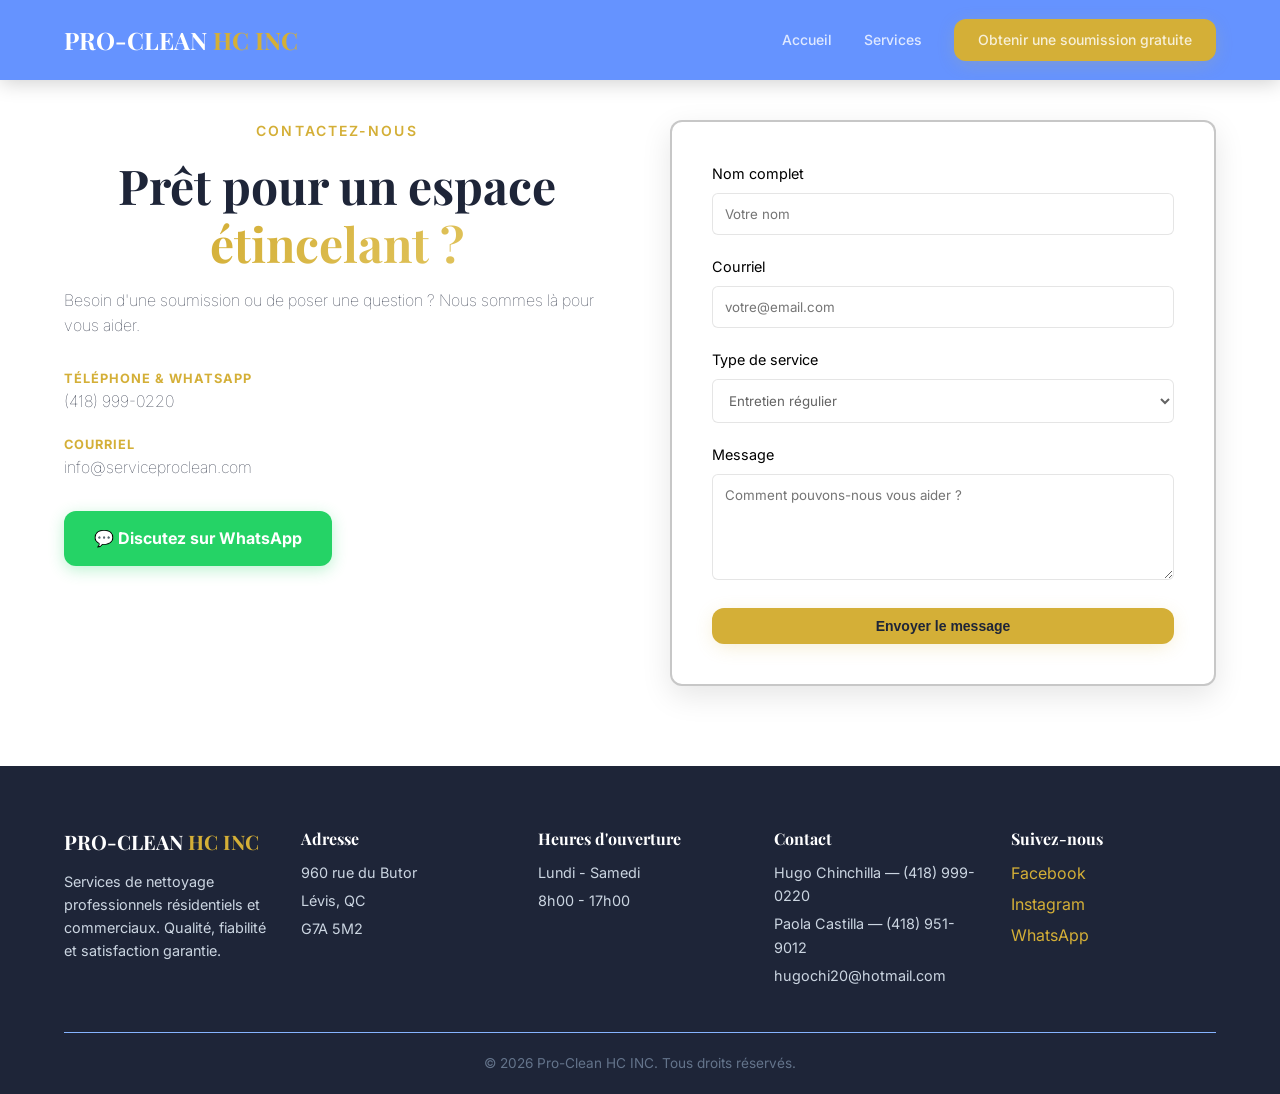
<file: contact.html>
<!DOCTYPE html>
<html lang="fr">
<head>
    <meta charset="UTF-8">
    <meta name="viewport" content="width=device-width, initial-scale=1.0">
    <title>Contact | PRO-CLEAN HC INC</title>
    <link rel="stylesheet" href="styles.css">
</head>

<body>

<nav class="navbar scrolled">
    <div class="container navbar-inner">
        <a href="index.html" class="logo">PRO-CLEAN <span>HC INC</span></a>

        <div class="nav-links">
            <a href="index.html">Accueil</a>
            <a href="index.html#services">Services</a>
            <a href="contact.html" class="btn-gold">Obtenir une soumission gratuite</a>
        </div>
    </div>
</nav>


<section class="contact-page">
    <div class="container">
        <div class="contact-grid">

            <!-- INFO -->
            <div class="contact-info">
                <span class="section-label">Contactez-nous</span>

                <h1 class="section-title2">
                    Prêt pour un espace 
                    <span class="gold-text">étincelant ?</span>
                </h1>

                <p class="section1">
                    Besoin d'une soumission ou de poser une question ?
                    Nous sommes là pour vous aider.
                </p>

                <div class="info-items">
                    <div class="info-item">
                        <strong>Téléphone & WhatsApp</strong>
                        <p class="section1">(418) 999-0220</p>
                    </div>

                    <div class="info-item">
                        <strong>Courriel</strong>
                        <p class="section1">info@serviceproclean.com</p>
                    </div>
                </div>

                <a href="https://wa.me/14189990220?text=Bonjour,%20je%20souhaite%20obtenir%20une%20soumission%20pour%20un%20nettoyage."
                   class="btn-whatsapp"
                   target="_blank">
                   💬 Discutez sur WhatsApp
                </a>
            </div>
            <!-- FORM -->
            <div class="contact-form-container">
                <form action="https://formspree.io/f/TU_ID_AQUI" method="POST" class="contact-form">

                    <div class="form-group">
                        <label>Nom complet</label>
                        <input type="text" name="name" placeholder="Votre nom" required>
                    </div>

                    <div class="form-group">
                        <label>Courriel</label>
                        <input type="email" name="email" placeholder="votre@email.com" required>
                    </div>

                    <div class="form-group">
                        <label>Type de service</label>
                        <select name="service">
                            <option value="regulier">Entretien régulier</option>
                            <option value="grand-menage">Grand ménage</option>
                            <option value="vitres">Nettoyage de vitres</option>
                            <option value="autre">Autre</option>
                        </select>
                    </div>

                    <div class="form-group">
                        <label>Message</label>
                        <textarea name="message" rows="5" placeholder="Comment pouvons-nous vous aider ?" required></textarea>
                    </div>

                    <button type="submit" class="btn-gold btn-full">
                        Envoyer le message
                    </button>

                </form>
            </div>

        </div>
    </div>
</section>


    <!-- FOOTER -->
<footer class="footer">
  <div class="container">
    <div class="footer-grid">
      <div class="footer-col">
        <div class="footer-logo">PRO-CLEAN <span>HC INC</span></div>
        <p class="footer-description">Services de nettoyage professionnels résidentiels et commerciaux. Qualité, fiabilité et satisfaction garantie.</p>
      </div>
      <div class="footer-col">
        <h4>Adresse</h4>
        <p>960 rue du Butor</p>
        <p>Lévis, QC</p>
        <p>G7A 5M2</p>
      </div>
      <div class="footer-col">
        <h4>Heures d'ouverture</h4>
        <p>Lundi - Samedi</p>
        <p>8h00 - 17h00</p>
      </div>
      <div class="footer-col">
        <h4>Contact</h4>
        <p>Hugo Chinchilla — (418) 999-0220</p>
        <p>Paola Castilla — (418) 951-9012</p>
        <p>hugochi20@hotmail.com</p>
      </div>
      <div class="footer-col">
        <h4>Suivez-nous</h4>
        <div class="social-links">
          <a href="https://www.facebook.com/share/1B8e7nKV3z/?mibextid=wwXIfr">Facebook</a>
          <a href="https://www.instagram.com/procleanhcinc/?hl=es">Instagram</a>
          <a href="https://api.whatsapp.com/send/?phone=14189990220&text=Bonjour%2C+je+souhaite+obtenir+une+soumission+pour+un+nettoyage.&type=phone_number&app_absent=0">WhatsApp</a>
        </div>
      </div>
    </div>
    <div class="footer-bottom">
      <p>&copy; 2026 Pro-Clean HC INC. Tous droits réservés.</p>
    </div>
  </div>
</footer>




    
</body>
</html>
</file>
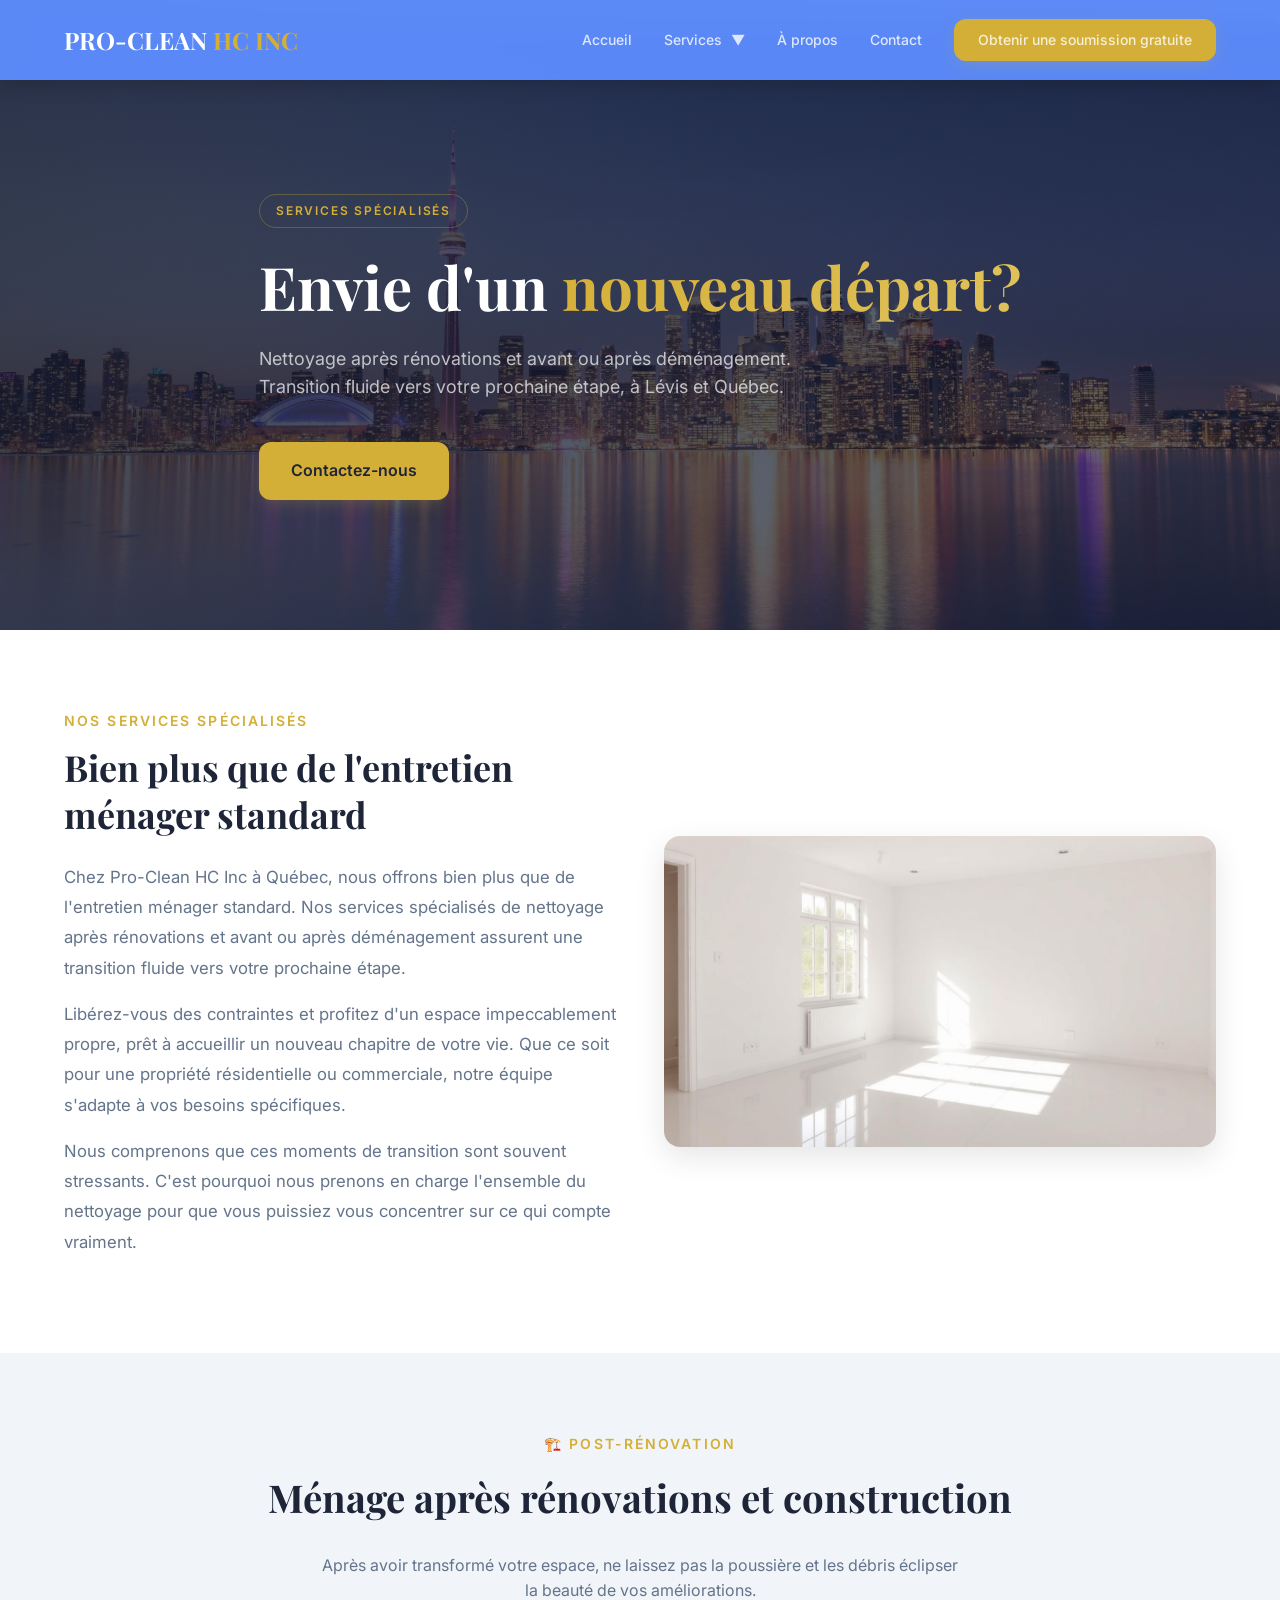
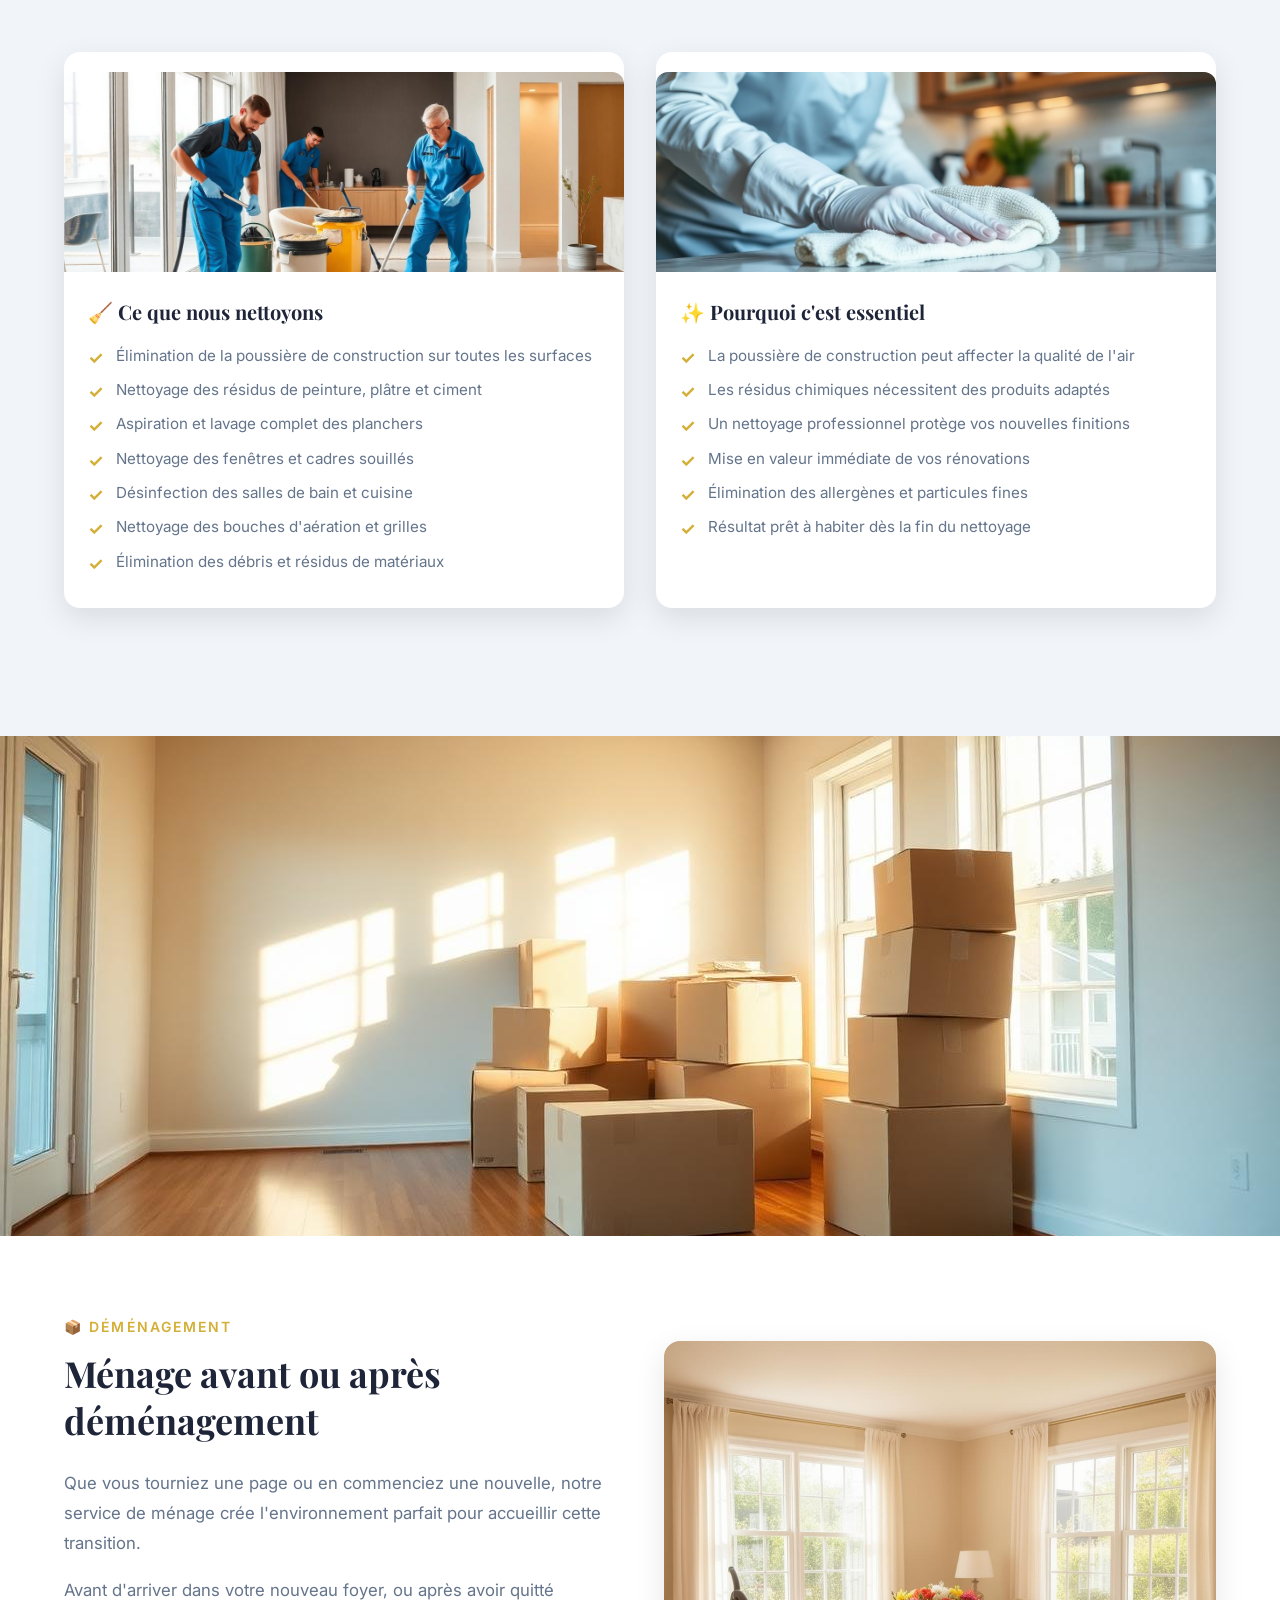
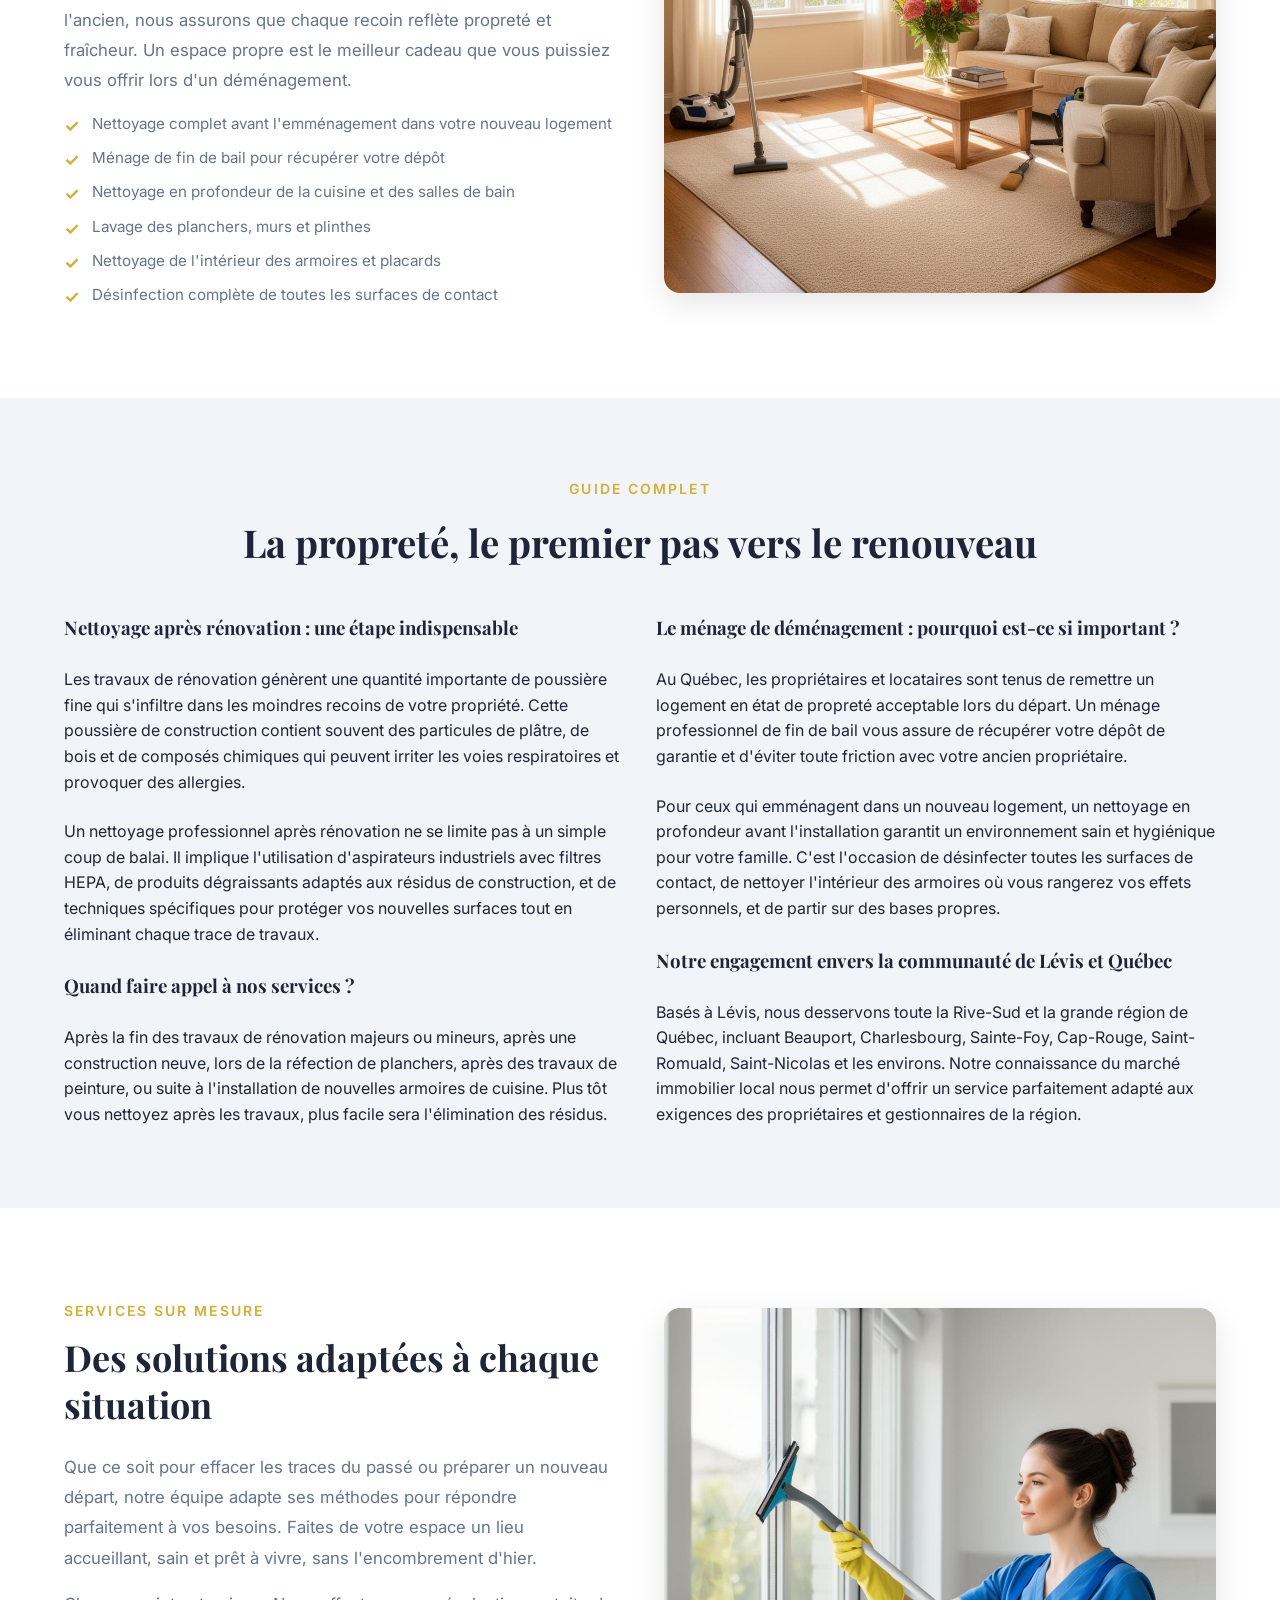
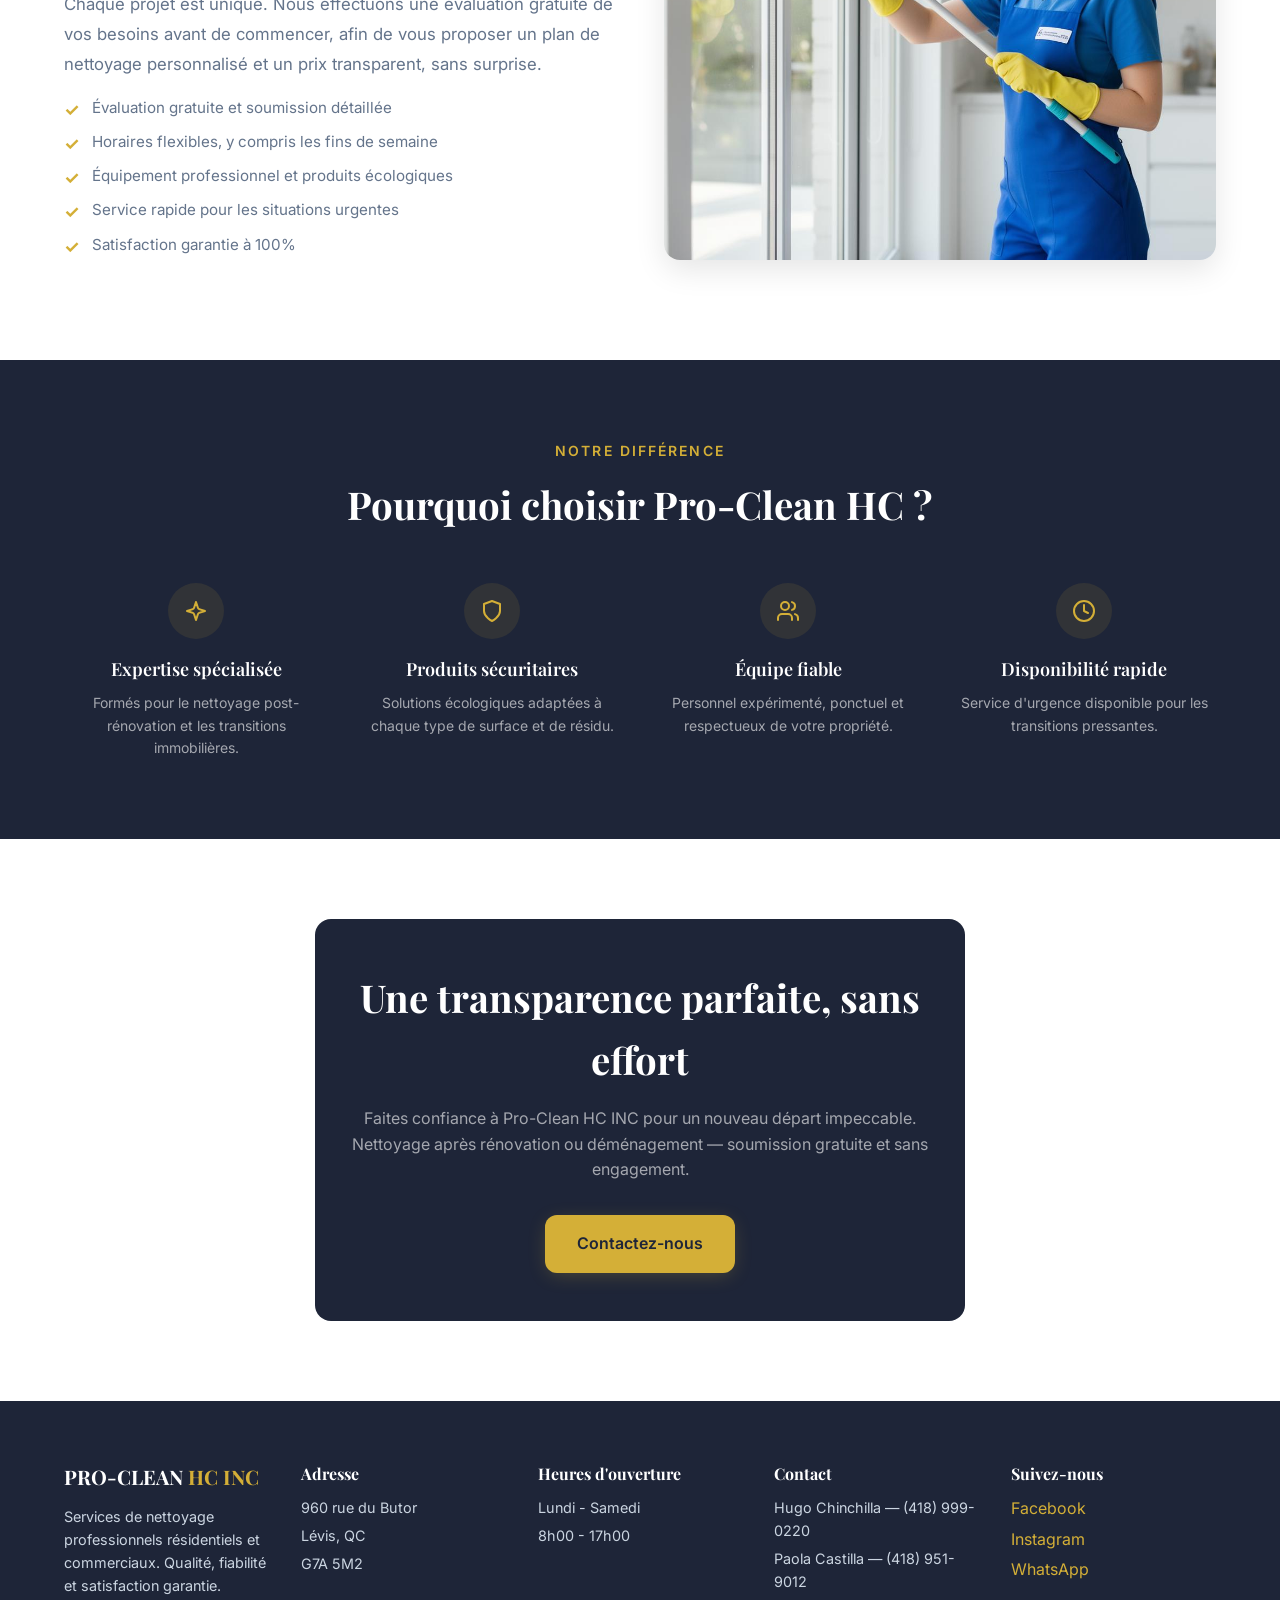
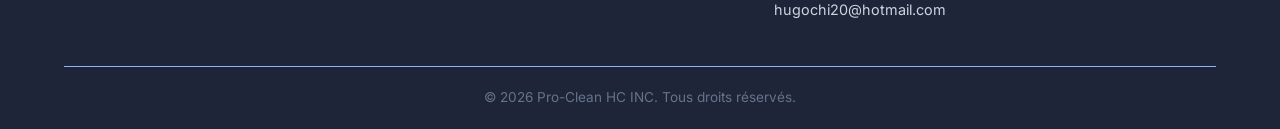
<file: custom-services.html>
<!DOCTYPE html>
<html lang="fr">
<head>
  <meta charset="UTF-8">
  <meta name="viewport" content="width=device-width, initial-scale=1.0">
  <title>Nettoyage après rénovation et déménagement à Lévis | Pro-Clean HC INC</title>
  <meta name="description" content="Services spécialisés de nettoyage après rénovation, construction et déménagement à Lévis et Québec. Ménage professionnel avant et après déménagement par Pro-Clean HC INC.">
  <meta name="keywords" content="nettoyage après rénovation Lévis, ménage déménagement Québec, nettoyage post-construction, ménage avant déménagement, nettoyage après construction Lévis, Pro-Clean HC">
  <link rel="canonical" href="https://proclean-hc.ca/autres-services.html">
  <link rel="stylesheet" href="styles.css">
  <link href="https://fonts.googleapis.com/css2?family=Playfair+Display:wght@400;500;600;700&family=Inter:wght@300;400;500;600;700&display=swap" rel="stylesheet">

  <script type="application/ld+json">
  {
    "@context": "https://schema.org",
    "@type": "Service",
    "serviceType": "Nettoyage après rénovation et déménagement",
    "provider": {
      "@type": "LocalBusiness",
      "name": "Pro-Clean HC INC",
      "address": { "@type": "PostalAddress", "streetAddress": "960 rue du Butor", "addressLocality": "Lévis", "addressRegion": "QC", "postalCode": "G7A 5M2" },
      "telephone": "(418) 999-0220"
    },
    "areaServed": ["Lévis", "Québec", "Beauport", "Charlesbourg", "Sainte-Foy"]
  }
  </script>
</head>
<body>
<!-- NAVBAR -->
<nav class="navbar scrolled" id="navbar">
  <div class="container navbar-inner">
    <a href="index.html" class="logo">PRO-CLEAN <span>HC INC</span></a>
    <div class="nav-links">
      <a href="index.html">Accueil</a>

      <div class="dropdown">
        <a href="#services" class="dropdown-toggle">Services <span class="arrow">▼</span></a>
        <div class="dropdown-menu">
          <a href="regular-cleaning.html">Entretien ménager régulier</a>
          <a href="deep-cleaning.html">Grand ménage</a>
          <a href="window-cleaning.html">Nettoyage de vitres</a>
          <a href="custom-services.html">Autres services</a>
        </div>
      </div>
      <a href="index.html#about">À propos</a>
      <a href="contact.html">Contact</a>
      <a href="contact.html" class="btn-gold">Obtenir une soumission gratuite</a>
    </div>
    <button class="mobile-toggle" id="mobileToggle" aria-label="Menu">&#9776;</button>
  </div>
  <div class="mobile-menu" id="mobileMenu">
    <a href="index.html">Accueil</a>
    <div class="mobile-dropdown">
      <div class="mobile-dropdown-label">Nos Services :</div>
      <a href="regular-cleaning.html">Entretien régulier</a>
      <a href="deep-cleaning.html">Grand ménage</a>
      <a href="window-cleaning.html">Nettoyage de vitres</a>
      <a href="custom-services.html">Autres services</a>
    </div>
    <a href="index.html#about">À propos</a>
    <a href="contact.html">Contact</a>
    <a href="contact.html" class="btn-gold">Obtenir une soumission gratuite</a>
  </div>
</nav>
<!-- HERO -->
<section class="service-page-hero">
  <div class="service-page-hero-bg">
    <img src="img/monumentos-de-canada.jpg" alt="Services spécialisés de nettoyage après rénovation et déménagement par Pro-Clean HC INC">
  </div>
  <div class="service-page-hero-overlay"></div>
  <div class="container service-page-hero-content">
    <span class="hero-badge fade-up">Services Spécialisés</span>
    <h1 class="fade-up">Envie d'un <span class="gold-text">nouveau départ?</span></h1>
    <p class="fade-up">Nettoyage après rénovations et avant ou après déménagement. Transition fluide vers votre prochaine étape, à Lévis et Québec.</p>
    <a href="contact.html" class="btn-gold btn-gold-lg fade-up">Contactez-nous</a>
  </div>
</section>

<!-- INTRO -->
<section class="sp-section">
  <div class="container">
    <div class="sp-intro-grid">
      <div class="sp-intro-text fade-up">
        <span class="section-label">Nos services spécialisés</span>
        <h2 class="sp-title">Bien plus que de l'entretien ménager standard</h2>
        <p>Chez Pro-Clean HC Inc à Québec, nous offrons bien plus que de l'entretien ménager standard. Nos services spécialisés de nettoyage après rénovations et avant ou après déménagement assurent une transition fluide vers votre prochaine étape.</p>
        <p>Libérez-vous des contraintes et profitez d'un espace impeccablement propre, prêt à accueillir un nouveau chapitre de votre vie. Que ce soit pour une propriété résidentielle ou commerciale, notre équipe s'adapte à vos besoins spécifiques.</p>
        <p>Nous comprenons que ces moments de transition sont souvent stressants. C'est pourquoi nous prenons en charge l'ensemble du nettoyage pour que vous puissiez vous concentrer sur ce qui compte vraiment.</p>
      </div>
      <div class="sp-intro-image fade-up">
        <img src="img/clean-result.jpg" alt="Espace impeccablement propre après nettoyage professionnel" loading="lazy">
      </div>
    </div>
  </div>
</section>

<!-- MÉNAGE APRÈS RÉNOVATIONS -->
<section class="sp-section sp-section-gray">
  <div class="container">
    <div class="fade-up" style="text-align:center; margin-bottom:3rem;">
      <span class="section-label">🏗️ Post-rénovation</span>
      <h2 class="section-title2">Ménage après rénovations et construction</h2>
      <p style="max-width:650px; margin:1rem auto 0; color:var(--gray-500);">Après avoir transformé votre espace, ne laissez pas la poussière et les débris éclipser la beauté de vos améliorations.</p>
    </div>

    <div class="sp-cards-grid">
      <div class="sp-detail-card fade-up">
        <div class="sp-detail-card-img">
          <img src="img/renovation-cleaning.jpg" alt="Équipe de nettoyage professionnel après rénovation" loading="lazy">
        </div>
        <div class="sp-detail-card-body">
          <h3>🧹 Ce que nous nettoyons</h3>
          <ul class="check-list">
            <li>Élimination de la poussière de construction sur toutes les surfaces</li>
            <li>Nettoyage des résidus de peinture, plâtre et ciment</li>
            <li>Aspiration et lavage complet des planchers</li>
            <li>Nettoyage des fenêtres et cadres souillés</li>
            <li>Désinfection des salles de bain et cuisine</li>
            <li>Nettoyage des bouches d'aération et grilles</li>
            <li>Élimination des débris et résidus de matériaux</li>
          </ul>
        </div>
      </div>

      <div class="sp-detail-card fade-up">
        <div class="sp-detail-card-img">
          <img src="img/detail-cleaning.jpg" alt="Nettoyage minutieux des surfaces après construction" loading="lazy">
        </div>
        <div class="sp-detail-card-body">
          <h3>✨ Pourquoi c'est essentiel</h3>
          <ul class="check-list">
            <li>La poussière de construction peut affecter la qualité de l'air</li>
            <li>Les résidus chimiques nécessitent des produits adaptés</li>
            <li>Un nettoyage professionnel protège vos nouvelles finitions</li>
            <li>Mise en valeur immédiate de vos rénovations</li>
            <li>Élimination des allergènes et particules fines</li>
            <li>Résultat prêt à habiter dès la fin du nettoyage</li>
          </ul>
        </div>
      </div>
    </div>
  </div>
</section>

<!-- BANNIÈRE IMAGE -->
<section class="sp-banner">
  <img src="img/moving-cleaning.jpg" alt="Appartement propre et prêt pour un déménagement" loading="lazy" class="fade-img">
</section>

<!-- MÉNAGE DÉMÉNAGEMENT -->
<section class="sp-section">
  <div class="container">
    <div class="sp-intro-grid sp-intro-reverse">
      <div class="sp-intro-image fade-up">
        <img src="img/living-room-clean.jpg" alt="Salon impeccablement propre pour accueillir de nouveaux résidents" loading="lazy">
      </div>
      <div class="sp-intro-text fade-up">
        <span class="section-label">📦 Déménagement</span>
        <h2 class="sp-title">Ménage avant ou après déménagement</h2>
        <p>Que vous tourniez une page ou en commenciez une nouvelle, notre service de ménage crée l'environnement parfait pour accueillir cette transition.</p>
        <p>Avant d'arriver dans votre nouveau foyer, ou après avoir quitté l'ancien, nous assurons que chaque recoin reflète propreté et fraîcheur. Un espace propre est le meilleur cadeau que vous puissiez vous offrir lors d'un déménagement.</p>
        <ul class="check-list">
          <li>Nettoyage complet avant l'emménagement dans votre nouveau logement</li>
          <li>Ménage de fin de bail pour récupérer votre dépôt</li>
          <li>Nettoyage en profondeur de la cuisine et des salles de bain</li>
          <li>Lavage des planchers, murs et plinthes</li>
          <li>Nettoyage de l'intérieur des armoires et placards</li>
          <li>Désinfection complète de toutes les surfaces de contact</li>
        </ul>
      </div>
    </div>
  </div>
</section>

<!-- SECTION SEO : CONTENU ADDITIONNEL -->
<section class="sp-section sp-section-gray">
  <div class="container">
    <div class="fade-up" style="text-align:center; margin-bottom:2.5rem;">
      <span class="section-label">Guide complet</span>
      <h2 class="section-title2">La propreté, le premier pas vers le renouveau</h2>
    </div>
    <div class="sp-seo-content fade-up">
      <div class="sp-seo-col">
        <h3>Nettoyage après rénovation : une étape indispensable</h3>
        <p>Les travaux de rénovation génèrent une quantité importante de poussière fine qui s'infiltre dans les moindres recoins de votre propriété. Cette poussière de construction contient souvent des particules de plâtre, de bois et de composés chimiques qui peuvent irriter les voies respiratoires et provoquer des allergies.</p>
        <p>Un nettoyage professionnel après rénovation ne se limite pas à un simple coup de balai. Il implique l'utilisation d'aspirateurs industriels avec filtres HEPA, de produits dégraissants adaptés aux résidus de construction, et de techniques spécifiques pour protéger vos nouvelles surfaces tout en éliminant chaque trace de travaux.</p>
        <h3>Quand faire appel à nos services ?</h3>
        <p>Après la fin des travaux de rénovation majeurs ou mineurs, après une construction neuve, lors de la réfection de planchers, après des travaux de peinture, ou suite à l'installation de nouvelles armoires de cuisine. Plus tôt vous nettoyez après les travaux, plus facile sera l'élimination des résidus.</p>
      </div>
      <div class="sp-seo-col">
        <h3>Le ménage de déménagement : pourquoi est-ce si important ?</h3>
        <p>Au Québec, les propriétaires et locataires sont tenus de remettre un logement en état de propreté acceptable lors du départ. Un ménage professionnel de fin de bail vous assure de récupérer votre dépôt de garantie et d'éviter toute friction avec votre ancien propriétaire.</p>
        <p>Pour ceux qui emménagent dans un nouveau logement, un nettoyage en profondeur avant l'installation garantit un environnement sain et hygiénique pour votre famille. C'est l'occasion de désinfecter toutes les surfaces de contact, de nettoyer l'intérieur des armoires où vous rangerez vos effets personnels, et de partir sur des bases propres.</p>
        <h3>Notre engagement envers la communauté de Lévis et Québec</h3>
        <p>Basés à Lévis, nous desservons toute la Rive-Sud et la grande région de Québec, incluant Beauport, Charlesbourg, Sainte-Foy, Cap-Rouge, Saint-Romuald, Saint-Nicolas et les environs. Notre connaissance du marché immobilier local nous permet d'offrir un service parfaitement adapté aux exigences des propriétaires et gestionnaires de la région.</p>
      </div>
    </div>
  </div>
</section>

<!-- SERVICES ADDITIONNELS -->
<section class="sp-section">
  <div class="container">
    <div class="sp-intro-grid">
      <div class="sp-intro-text fade-up">
        <span class="section-label">Services sur mesure</span>
        <h2 class="sp-title">Des solutions adaptées à chaque situation</h2>
        <p>Que ce soit pour effacer les traces du passé ou préparer un nouveau départ, notre équipe adapte ses méthodes pour répondre parfaitement à vos besoins. Faites de votre espace un lieu accueillant, sain et prêt à vivre, sans l'encombrement d'hier.</p>
        <p>Chaque projet est unique. Nous effectuons une évaluation gratuite de vos besoins avant de commencer, afin de vous proposer un plan de nettoyage personnalisé et un prix transparent, sans surprise.</p>
        <ul class="check-list">
          <li>Évaluation gratuite et soumission détaillée</li>
          <li>Horaires flexibles, y compris les fins de semaine</li>
          <li>Équipement professionnel et produits écologiques</li>
          <li>Service rapide pour les situations urgentes</li>
          <li>Satisfaction garantie à 100%</li>
        </ul>
      </div>
      <div class="sp-intro-image fade-up">
        <img src="img/person-cleaning.jpg" alt="Professionnelle de nettoyage Pro-Clean HC en action" loading="lazy">
      </div>
    </div>
  </div>
</section>

<!-- POURQUOI NOUS CHOISIR -->
<section class="why-us">
  <div class="container">
    <span class="section-label">Notre différence</span>
    <h2 class="section-title">Pourquoi choisir Pro-Clean HC ?</h2>
    <div class="why-grid">
      <div class="why-item fade-up">
        <div class="why-icon">
          <svg xmlns="http://www.w3.org/2000/svg" viewBox="0 0 24 24" stroke-width="2" stroke-linecap="round" stroke-linejoin="round"><path d="m12 3-1.9 5.8a2 2 0 0 1-1.3 1.3L3 12l5.8 1.9a2 2 0 0 1 1.3 1.3L12 21l1.9-5.8a2 2 0 0 1 1.3-1.3L21 12l-5.8-1.9a2 2 0 0 1-1.3-1.3Z"/></svg>
        </div>
        <h3>Expertise spécialisée</h3>
        <p>Formés pour le nettoyage post-rénovation et les transitions immobilières.</p>
      </div>
      <div class="why-item fade-up">
        <div class="why-icon">
          <svg xmlns="http://www.w3.org/2000/svg" viewBox="0 0 24 24" stroke-width="2" stroke-linecap="round" stroke-linejoin="round"><path d="M12 22s8-4 8-10V5l-8-3-8 3v7c0 6 8 10 8 10z"/></svg>
        </div>
        <h3>Produits sécuritaires</h3>
        <p>Solutions écologiques adaptées à chaque type de surface et de résidu.</p>
      </div>
      <div class="why-item fade-up">
        <div class="why-icon">
          <svg xmlns="http://www.w3.org/2000/svg" viewBox="0 0 24 24" stroke-width="2" stroke-linecap="round" stroke-linejoin="round"><path d="M16 21v-2a4 4 0 0 0-4-4H6a4 4 0 0 0-4 4v2"/><circle cx="9" cy="7" r="4"/><path d="M22 21v-2a4 4 0 0 0-3-3.87"/><path d="M16 3.13a4 4 0 0 1 0 7.75"/></svg>
        </div>
        <h3>Équipe fiable</h3>
        <p>Personnel expérimenté, ponctuel et respectueux de votre propriété.</p>
      </div>
      <div class="why-item fade-up">
        <div class="why-icon">
          <svg xmlns="http://www.w3.org/2000/svg" viewBox="0 0 24 24" stroke-width="2" stroke-linecap="round" stroke-linejoin="round"><circle cx="12" cy="12" r="10"/><polyline points="12 6 12 12 16 14"/></svg>
        </div>
        <h3>Disponibilité rapide</h3>
        <p>Service d'urgence disponible pour les transitions pressantes.</p>
      </div>
    </div>
  </div>
</section>

<!-- CTA FINAL -->
<section class="cta-section">
  <div class="container">
    <div class="cta-box fade-up">
      <h2>Une transparence parfaite, sans effort</h2>
      <p>Faites confiance à Pro-Clean HC INC pour un nouveau départ impeccable. Nettoyage après rénovation ou déménagement — soumission gratuite et sans engagement.</p>
      <a href="contact.html" class="btn-gold btn-gold-lg">Contactez-nous</a>
    </div>
  </div>
</section>

<!-- FOOTER -->
<footer class="footer">
  <div class="container">
    <div class="footer-grid">
      <div class="footer-col">
        <div class="footer-logo">PRO-CLEAN <span>HC INC</span></div>
        <p class="footer-description">Services de nettoyage professionnels résidentiels et commerciaux. Qualité, fiabilité et satisfaction garantie.</p>
      </div>
      <div class="footer-col">
        <h4>Adresse</h4>
        <p>960 rue du Butor</p>
        <p>Lévis, QC</p>
        <p>G7A 5M2</p>
      </div>
      <div class="footer-col">
        <h4>Heures d'ouverture</h4>
        <p>Lundi - Samedi</p>
        <p>8h00 - 17h00</p>
      </div>
      <div class="footer-col">
        <h4>Contact</h4>
        <p>Hugo Chinchilla — (418) 999-0220</p>
        <p>Paola Castilla — (418) 951-9012</p>
        <p>hugochi20@hotmail.com</p>
      </div>
      <div class="footer-col">
        <h4>Suivez-nous</h4>
        <div class="social-links">
          <a href="https://www.facebook.com/share/1B8e7nKV3z/?mibextid=wwXIfr">Facebook</a>
          <a href="https://www.instagram.com/procleanhcinc/?hl=es">Instagram</a>
          <a href="https://api.whatsapp.com/send/?phone=14189990220&text=Bonjour%2C+je+souhaite+obtenir+une+soumission+pour+un+nettoyage.&type=phone_number&app_absent=0">WhatsApp</a>
        </div>
      </div>
    </div>
    <div class="footer-bottom">
      <p>&copy; 2026 Pro-Clean HC INC. Tous droits réservés.</p>
    </div>
  </div>
</footer>


<script>
  const toggle = document.getElementById('mobileToggle');
  const menu = document.getElementById('mobileMenu');
  toggle.addEventListener('click', () => {
    menu.classList.toggle('open');
    toggle.classList.toggle('active');
  });

  const obs = new IntersectionObserver((entries) => {
    entries.forEach(e => { if (e.isIntersecting) e.target.classList.add('visible'); });
  }, { threshold: 0.15 });
  document.querySelectorAll('.fade-up, .fade-img').forEach(el => obs.observe(el));
</script>

</body>
</html>
</file>
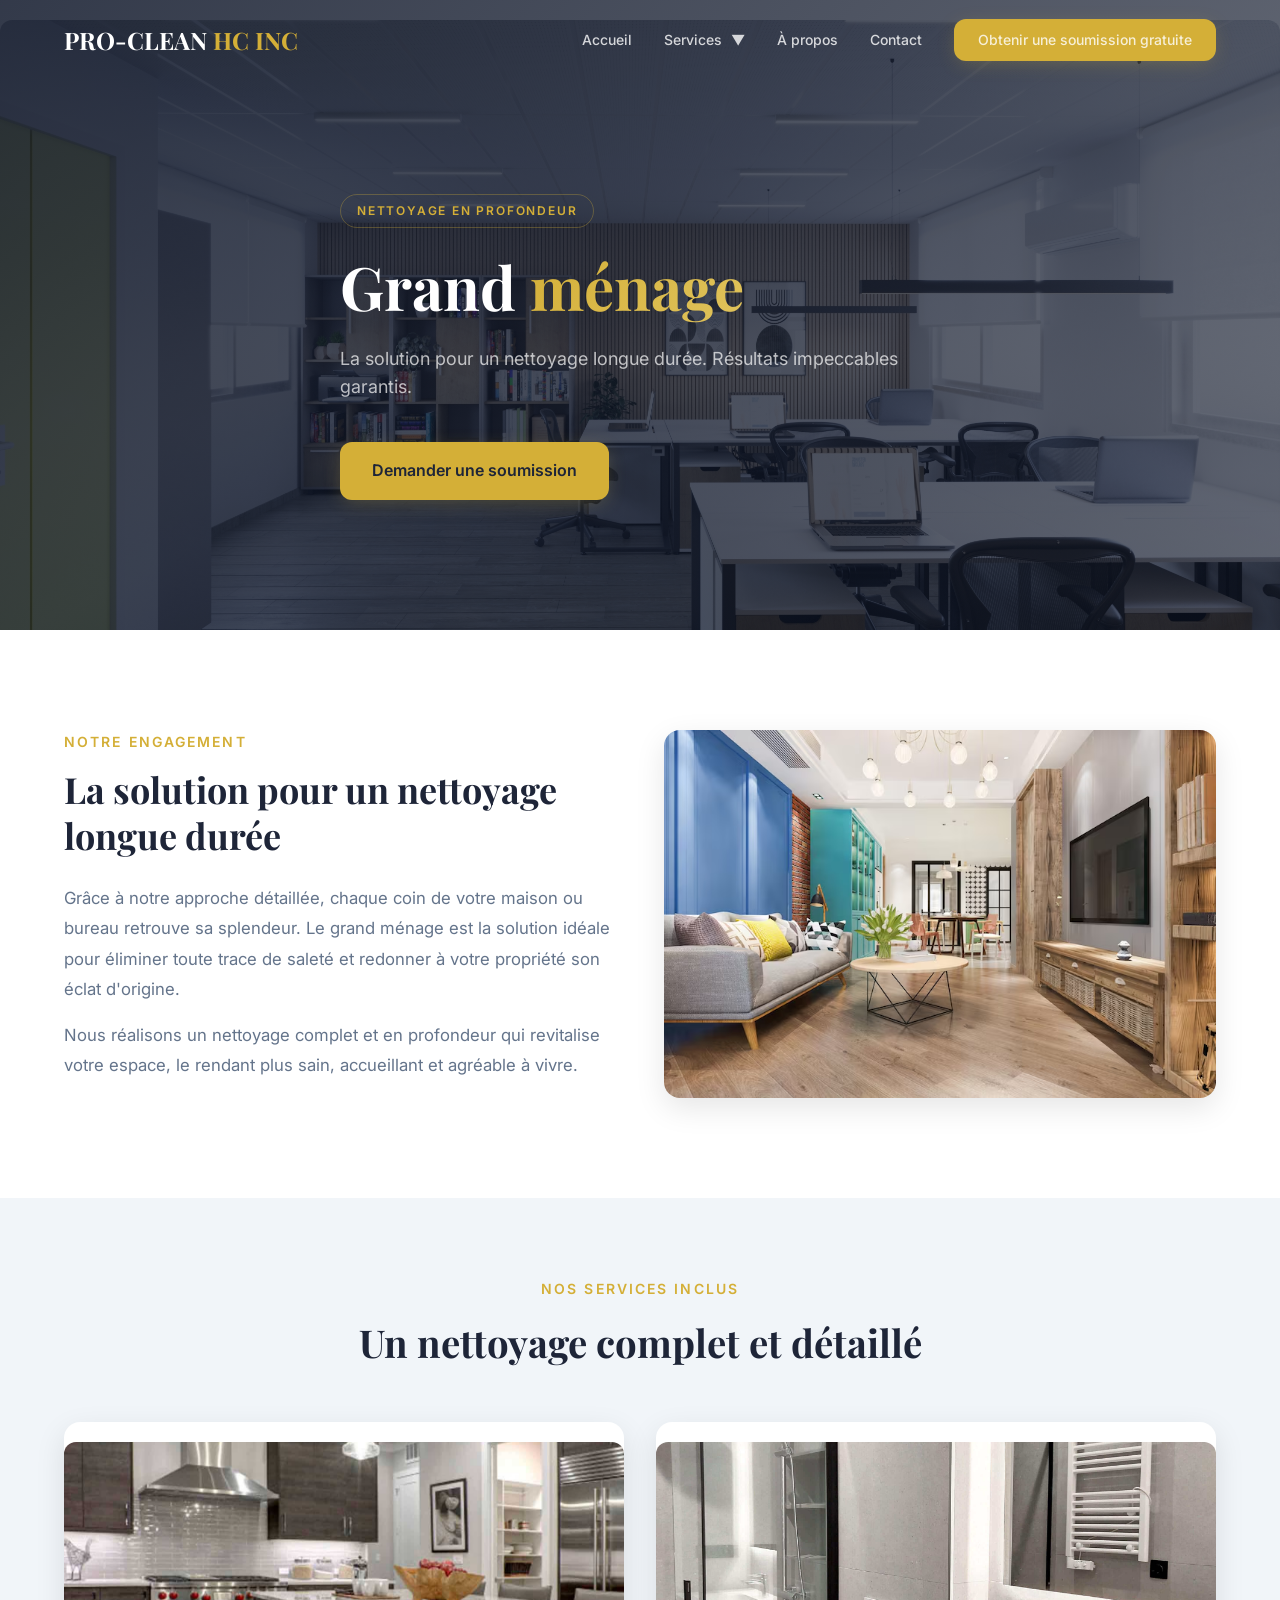
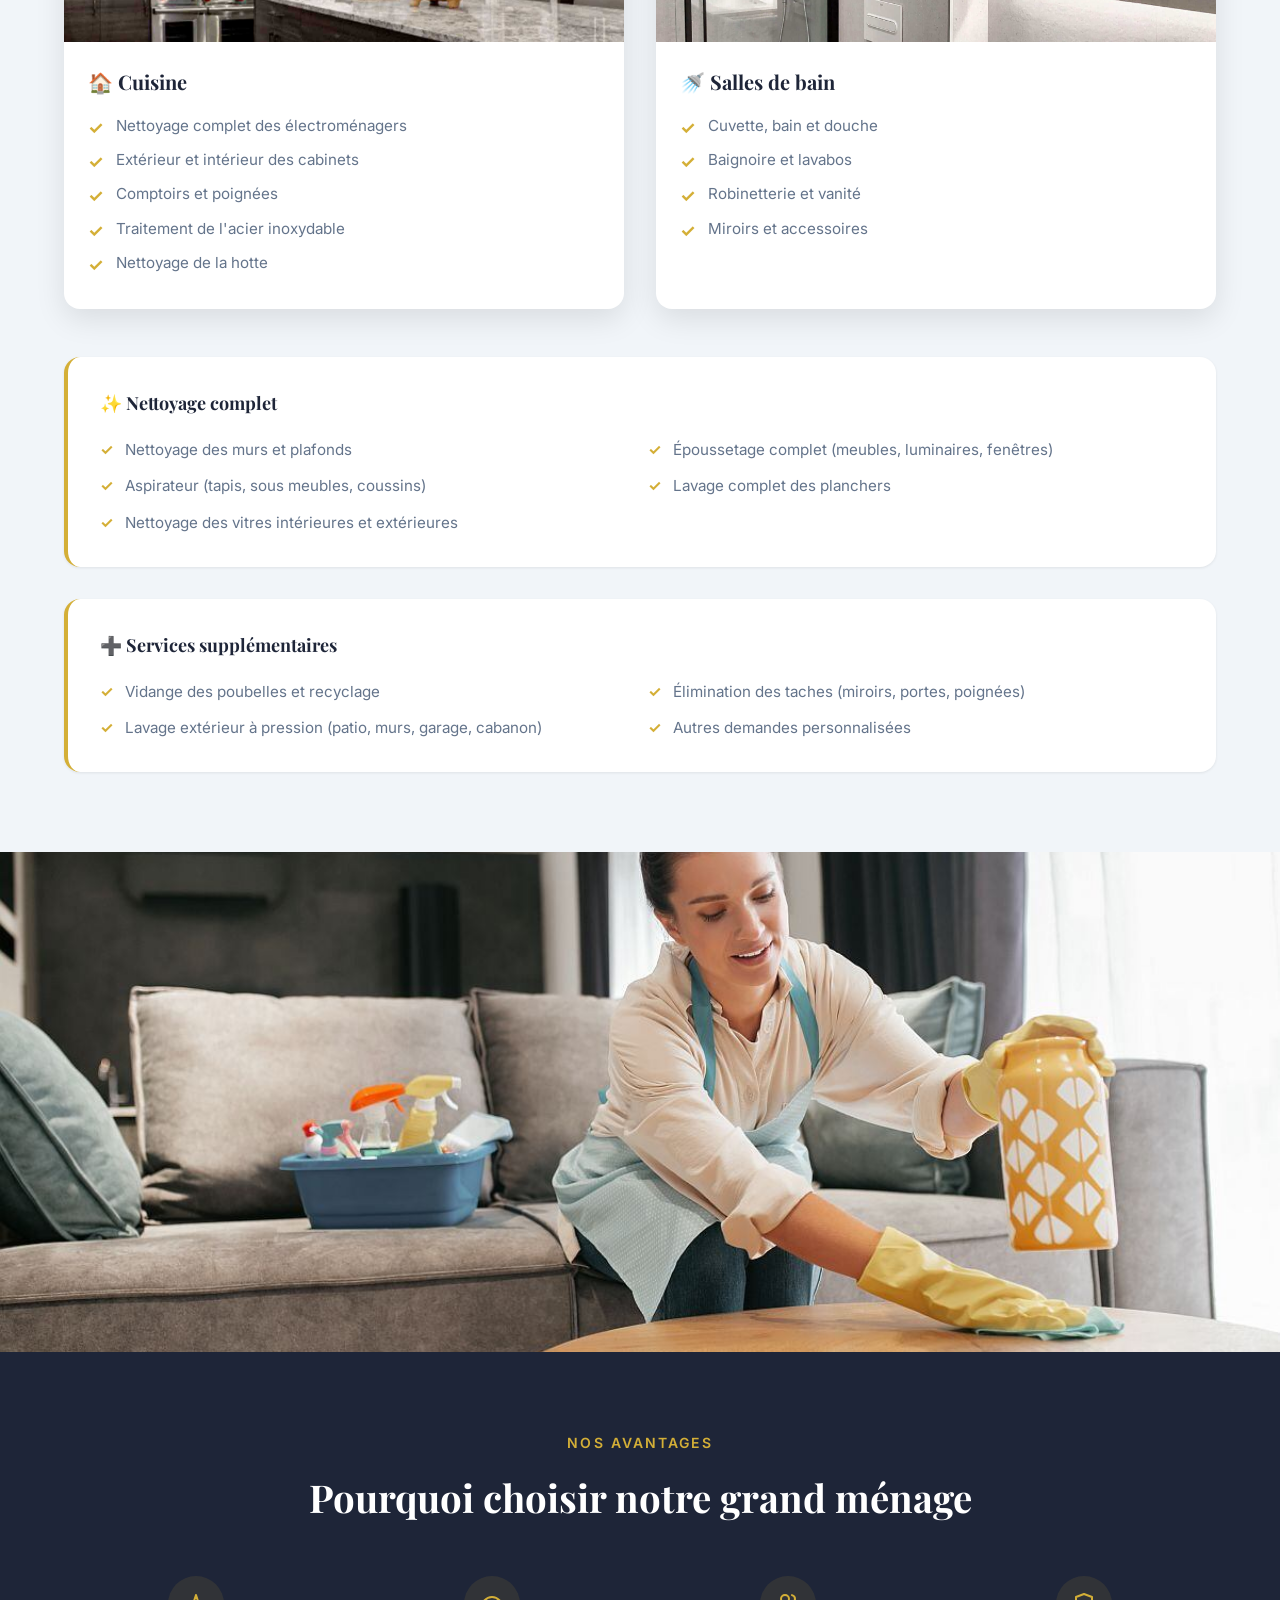
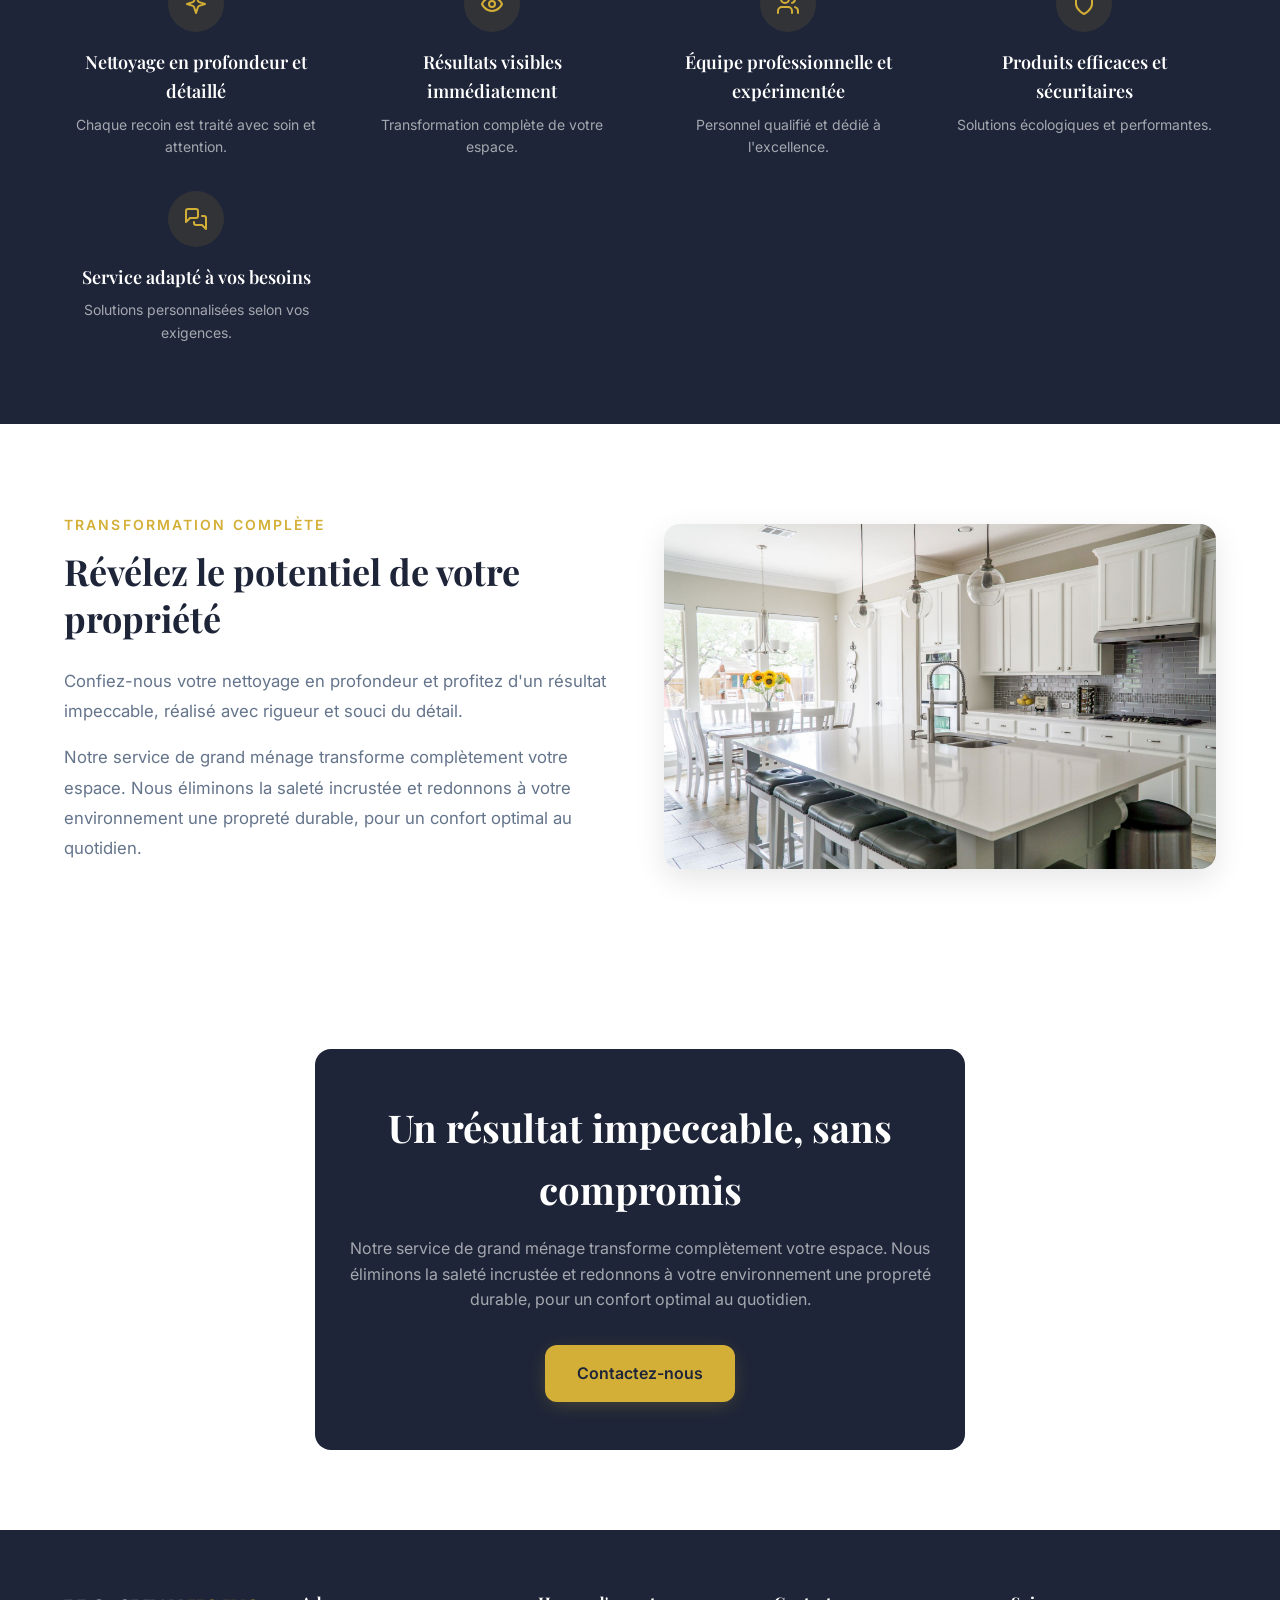
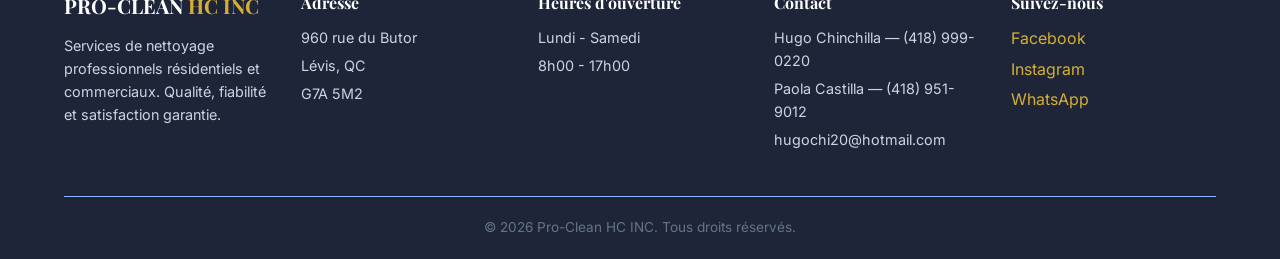
<file: deep-cleaning.html>
<!DOCTYPE html>
<html lang="fr">
<head>
  <meta charset="UTF-8">
  <meta name="viewport" content="width=device-width, initial-scale=1.0">
  <title>Grand ménage - Nettoyage en profondeur | Pro-Clean HC INC</title>
  <meta name="description" content="Service de grand ménage et nettoyage en profondeur à Lévis. Solution professionnelle pour un nettoyage complet et détaillé par Pro-Clean HC INC.">
  <link rel="stylesheet" href="styles.css">
  <link href="https://fonts.googleapis.com/css2?family=Playfair+Display:wght@400;500;600;700&family=Inter:wght@300;400;500;600;700&display=swap" rel="stylesheet">
</head>
<body>

<!-- NAVBAR -->
<nav class="navbar scrolled" id="navbar">
  <div class="container navbar-inner">
    <a href="index.html" class="logo">PRO-CLEAN <span>HC INC</span></a>
    <div class="nav-links">
      <a href="index.html">Accueil</a>

      
      <div class="dropdown">
        <a href="#services" class="dropdown-toggle">Services <span class="arrow">▼</span></a>
        <div class="dropdown-menu">
          <a href="regular-cleaning.html">Entretien ménager régulier</a>
          <a href="deep-cleaning.html">Grand ménage</a>
          <a href="window-cleaning.html">Nettoyage de vitres</a>
          <a href="custom-services.html">Autres services</a>
        </div>
      </div>
        
      <a href="index.html#about">À propos</a>
      <a href="contact.html">Contact</a>
      <a href="contact.html" class="btn-gold">Obtenir une soumission gratuite</a>
    </div>
    <button class="mobile-toggle" id="mobileToggle" aria-label="Menu">&#9776;</button>
  </div>
  <div class="mobile-menu" id="mobileMenu">
    <a href="index.html">Accueil</a>
    <div class="mobile-dropdown">
      <div class="mobile-dropdown-label">Nos Services :</div>
      <a href="regular-cleaning.html">Entretien régulier</a>
      <a href="deep-cleaning.html">Grand ménage</a>
      <a href="window-cleaning.html">Nettoyage de vitres</a>
      <a href="custom-services.html">Autres services</a>
    </div>
    <a href="index.html#about">À propos</a>
    <a href="contact.html">Contact</a>
    <a href="contact.html" class="btn-gold">Obtenir une soumission gratuite</a>
  </div>
</nav>

<!-- HERO -->
<section class="service-page-hero">
  <div class="service-page-hero-bg">
    <img src="img/deepclea.jpg" alt="Nettoyage en profondeur professionnel">
  </div>
  <div class="service-page-hero-overlay"></div>
  <div class="container service-page-hero-content">
    <span class="hero-badge fade-up">Nettoyage en profondeur</span>
    <h1 class="fade-up">Grand <span class="gold-text">ménage</span></h1>
    <p class="fade-up">La solution pour un nettoyage longue durée. Résultats impeccables garantis.</p>
    <a href="contact.html" class="btn-gold btn-gold-lg fade-up">Demander une soumission</a>
  </div>
</section>

<!-- INTRO + IMAGE -->
<section class="sp-section">
  <div class="container">
    <div class="sp-intro-grid">
      <div class="sp-intro-text fade-up">
        <span class="section-label">Notre engagement</span>
        <h2 class="sp-title">La solution pour un nettoyage longue durée</h2>
        <p>Grâce à notre approche détaillée, chaque coin de votre maison ou bureau retrouve sa splendeur. Le grand ménage est la solution idéale pour éliminer toute trace de saleté et redonner à votre propriété son éclat d'origine.</p>
        <p>Nous réalisons un nettoyage complet et en profondeur qui revitalise votre espace, le rendant plus sain, accueillant et agréable à vivre.</p>
      </div>
      <div class="sp-intro-image fade-up">
        <img src="img/sala.avif" alt="Espace propre après grand ménage professionnel" loading="lazy">
      </div>
    </div>
  </div>
</section>

<!-- SERVICES INCLUS -->
<section class="sp-section sp-section-gray">
  <div class="container">
    <div class="fade-up" style="text-align:center; margin-bottom:3rem;">
      <span class="section-label">Nos services inclus</span>
      <h2 class="section-title2">Un nettoyage complet et détaillé</h2>
    </div>

    <div class="sp-cards-grid">
      <!-- Cuisine -->
      <div class="sp-detail-card fade-up">
        <div class="sp-detail-card-img">
          <img src="img/limpido.jpg" alt="Cuisine après grand ménage" loading="lazy">
        </div>
        <div class="sp-detail-card-body">
          <h3>🏠 Cuisine</h3>
          <ul class="check-list">
            <li>Nettoyage complet des électroménagers</li>
            <li>Extérieur et intérieur des cabinets</li>
            <li>Comptoirs et poignées</li>
            <li>Traitement de l'acier inoxydable</li>
            <li>Nettoyage de la hotte</li>
          </ul>
        </div>
      </div>

      <!-- Salle de bain -->
      <div class="sp-detail-card fade-up">
        <div class="sp-detail-card-img">
          <img src="img/baine.jpg" alt="Salle de bain après grand ménage" loading="lazy">
        </div>
        <div class="sp-detail-card-body">
          <h3>🚿 Salles de bain</h3>
          <ul class="check-list">
            <li>Cuvette, bain et douche</li>
            <li>Baignoire et lavabos</li>
            <li>Robinetterie et vanité</li>
            <li>Miroirs et accessoires</li>
          </ul>
        </div>
      </div>
    </div>

    <!-- Nettoyage complet -->
    <div class="sp-included fade-up" style="margin-top:3rem;">
      <h3>✨ Nettoyage complet</h3>
      <div class="sp-included-grid">
        <div class="sp-included-item">
          <span>✓</span> Nettoyage des murs et plafonds
        </div>
        <div class="sp-included-item">
          <span>✓</span> Époussetage complet (meubles, luminaires, fenêtres)
        </div>
        <div class="sp-included-item">
          <span>✓</span> Aspirateur (tapis, sous meubles, coussins)
        </div>
        <div class="sp-included-item">
          <span>✓</span> Lavage complet des planchers
        </div>
        <div class="sp-included-item">
          <span>✓</span> Nettoyage des vitres intérieures et extérieures
        </div>
      </div>
    </div>

    <!-- Services supplémentaires -->
    <div class="sp-included fade-up" style="margin-top:2rem;">
      <h3>➕ Services supplémentaires</h3>
      <div class="sp-included-grid">
        <div class="sp-included-item">
          <span>✓</span> Vidange des poubelles et recyclage
        </div>
        <div class="sp-included-item">
          <span>✓</span> Élimination des taches (miroirs, portes, poignées)
        </div>
        <div class="sp-included-item">
          <span>✓</span> Lavage extérieur à pression (patio, murs, garage, cabanon)
        </div>
        <div class="sp-included-item">
          <span>✓</span> Autres demandes personnalisées
        </div>
      </div>
    </div>
  </div>
</section>

<!-- IMAGE BANNIÈRE -->
<section class="sp-banner">
  <img src="img/reluse.jpg" alt="Professionnel effectuant un grand ménage" loading="lazy" class="fade-img">
</section>

<!-- POURQUOI CHOISIR -->
<section class="why-us">
  <div class="container">
    <div class="fade-up" style="text-align:center;">
      <span class="section-label">Nos avantages</span>
      <h2 class="section-title">Pourquoi choisir notre grand ménage</h2>
    </div>
    <div class="why-grid">
      <div class="why-item fade-up">
        <div class="why-icon">
          <svg xmlns="http://www.w3.org/2000/svg" viewBox="0 0 24 24" stroke-width="2" stroke-linecap="round" stroke-linejoin="round"><path d="m12 3-1.9 5.8a2 2 0 0 1-1.3 1.3L3 12l5.8 1.9a2 2 0 0 1 1.3 1.3L12 21l1.9-5.8a2 2 0 0 1 1.3-1.3L21 12l-5.8-1.9a2 2 0 0 1-1.3-1.3Z"/></svg>
        </div>
        <h3>Nettoyage en profondeur et détaillé</h3>
        <p>Chaque recoin est traité avec soin et attention.</p>
      </div>
      <div class="why-item fade-up">
        <div class="why-icon">
          <svg xmlns="http://www.w3.org/2000/svg" viewBox="0 0 24 24" stroke-width="2" stroke-linecap="round" stroke-linejoin="round"><path d="M2 12s3-7 10-7 10 7 10 7-3 7-10 7-10-7-10-7Z"/><circle cx="12" cy="12" r="3"/></svg>
        </div>
        <h3>Résultats visibles immédiatement</h3>
        <p>Transformation complète de votre espace.</p>
      </div>
      <div class="why-item fade-up">
        <div class="why-icon">
          <svg xmlns="http://www.w3.org/2000/svg" viewBox="0 0 24 24" stroke-width="2" stroke-linecap="round" stroke-linejoin="round"><path d="M16 21v-2a4 4 0 0 0-4-4H6a4 4 0 0 0-4 4v2"/><circle cx="9" cy="7" r="4"/><path d="M22 21v-2a4 4 0 0 0-3-3.87"/><path d="M16 3.13a4 4 0 0 1 0 7.75"/></svg>
        </div>
        <h3>Équipe professionnelle et expérimentée</h3>
        <p>Personnel qualifié et dédié à l'excellence.</p>
      </div>
      <div class="why-item fade-up">
        <div class="why-icon">
          <svg xmlns="http://www.w3.org/2000/svg" viewBox="0 0 24 24" stroke-width="2" stroke-linecap="round" stroke-linejoin="round"><path d="M12 22s8-4 8-10V5l-8-3-8 3v7c0 6 8 10 8 10z"/></svg>
        </div>
        <h3>Produits efficaces et sécuritaires</h3>
        <p>Solutions écologiques et performantes.</p>
      </div>
      <div class="why-item fade-up">
        <div class="why-icon">
          <svg xmlns="http://www.w3.org/2000/svg" viewBox="0 0 24 24" stroke-width="2" stroke-linecap="round" stroke-linejoin="round"><path d="M14 9a2 2 0 0 1-2 2H6l-4 4V4c0-1.1.9-2 2-2h8a2 2 0 0 1 2 2v5Z"/><path d="M18 9h2a2 2 0 0 1 2 2v11l-4-4h-6a2 2 0 0 1-2-2v-1"/></svg>
        </div>
        <h3>Service adapté à vos besoins</h3>
        <p>Solutions personnalisées selon vos exigences.</p>
      </div>
    </div>
  </div>
</section>

<!-- RÉVÉLEZ LE POTENTIEL -->
<section class="sp-section">
  <div class="container">
    <div class="sp-intro-grid sp-intro-reverse">
      <div class="sp-intro-image fade-up">
        <img src="img/ultimate.jpg" alt="Maison éclatante après grand ménage" loading="lazy">
      </div>
      <div class="sp-intro-text fade-up">
        <span class="section-label">Transformation complète</span>
        <h2 class="sp-title">Révélez le potentiel de votre propriété</h2>
        <p>Confiez-nous votre nettoyage en profondeur et profitez d'un résultat impeccable, réalisé avec rigueur et souci du détail.</p>
        <p>Notre service de grand ménage transforme complètement votre espace. Nous éliminons la saleté incrustée et redonnons à votre environnement une propreté durable, pour un confort optimal au quotidien.</p>
      </div>
    </div>
  </div>
</section>

<!-- CTA FINAL -->
<section class="cta-section">
  <div class="container">
    <div class="cta-box fade-up">
      <h2>Un résultat impeccable, sans compromis</h2>
      <p>Notre service de grand ménage transforme complètement votre espace. Nous éliminons la saleté incrustée et redonnons à votre environnement une propreté durable, pour un confort optimal au quotidien.</p>
      <a href="contact.html" class="btn-gold btn-gold-lg">Contactez-nous</a>
    </div>
  </div>
</section>

<!-- FOOTER -->
<footer class="footer">
  <div class="container">
    <div class="footer-grid">
      <div class="footer-col">
        <div class="footer-logo">PRO-CLEAN <span>HC INC</span></div>
        <p class="footer-description">Services de nettoyage professionnels résidentiels et commerciaux. Qualité, fiabilité et satisfaction garantie.</p>
      </div>
      <div class="footer-col">
        <h4>Adresse</h4>
        <p>960 rue du Butor</p>
        <p>Lévis, QC</p>
        <p>G7A 5M2</p>
      </div>
      <div class="footer-col">
        <h4>Heures d'ouverture</h4>
        <p>Lundi - Samedi</p>
        <p>8h00 - 17h00</p>
      </div>
      <div class="footer-col">
        <h4>Contact</h4>
        <p>Hugo Chinchilla — (418) 999-0220</p>
        <p>Paola Castilla — (418) 951-9012</p>
        <p>hugochi20@hotmail.com</p>
      </div>
      <div class="footer-col">
        <h4>Suivez-nous</h4>
        <div class="social-links">
          <a href="https://www.facebook.com/share/1B8e7nKV3z/?mibextid=wwXIfr">Facebook</a>
          <a href="https://www.instagram.com/procleanhcinc/?hl=es">Instagram</a>
          <a href="https://api.whatsapp.com/send/?phone=14189990220&text=Bonjour%2C+je+souhaite+obtenir+une+soumission+pour+un+nettoyage.&type=phone_number&app_absent=0">WhatsApp</a>
        </div>
      </div>
    </div>
    <div class="footer-bottom">
      <p>&copy; 2026 Pro-Clean HC INC. Tous droits réservés.</p>
    </div>
  </div>
</footer>


<script>
// Mobile menu
const toggle = document.getElementById('mobileToggle');
const menu = document.getElementById('mobileMenu');
toggle.addEventListener('click', () => {
  menu.classList.toggle('open');
  toggle.classList.toggle('active');
  toggle.innerHTML = menu.classList.contains('open') ? '✕' : '☰';
});
menu.querySelectorAll('a').forEach(a => {
  a.addEventListener('click', () => {
    menu.classList.remove('open');
    toggle.classList.remove('active');
    toggle.innerHTML = '☰';
  });
});

// Scroll animations
const observer = new IntersectionObserver((entries) => {
  entries.forEach(e => { if (e.isIntersecting) e.target.classList.add('visible'); });
}, { threshold: 0.15 });
document.querySelectorAll('.fade-up, .fade-img').forEach(el => observer.observe(el));

// Navbar scroll
window.addEventListener('scroll', () => {
  document.getElementById('navbar').classList.toggle('scrolled', window.scrollY > 20);
});
</script>
</body>
</html>
</file>
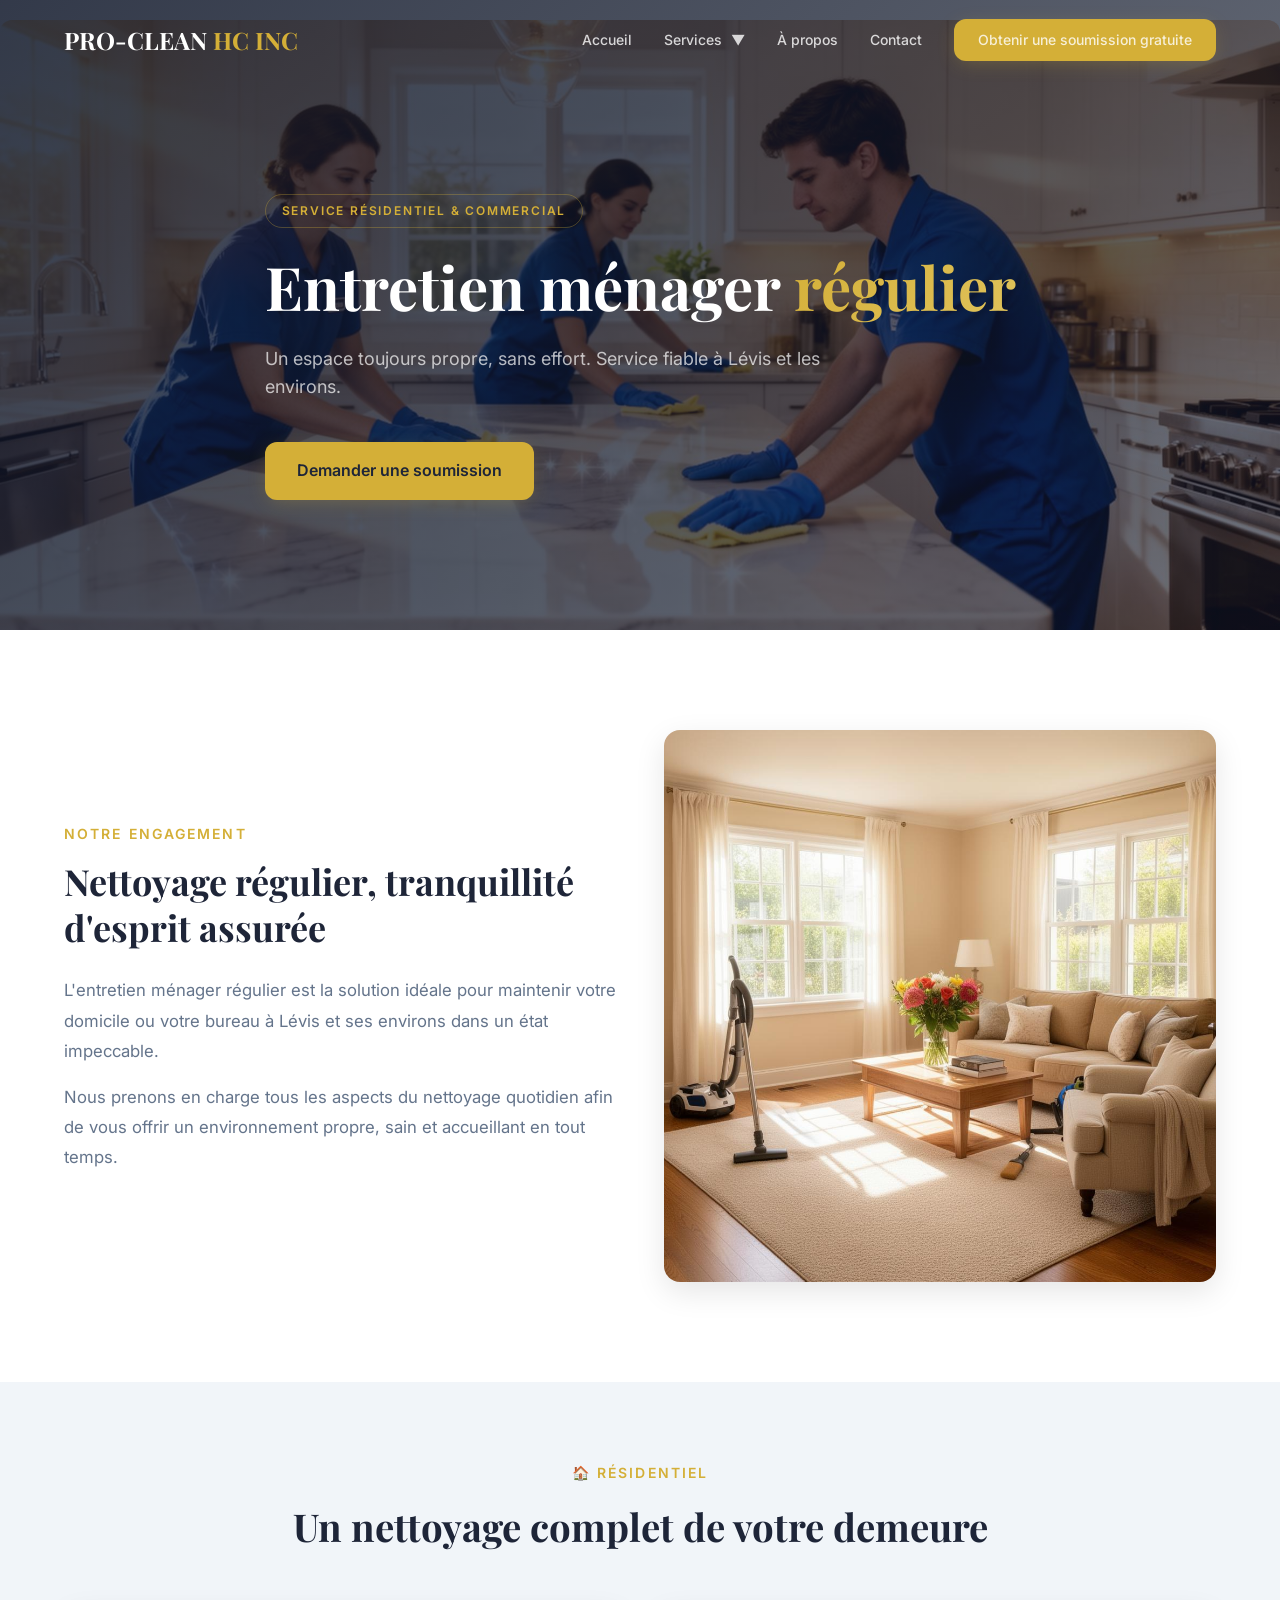
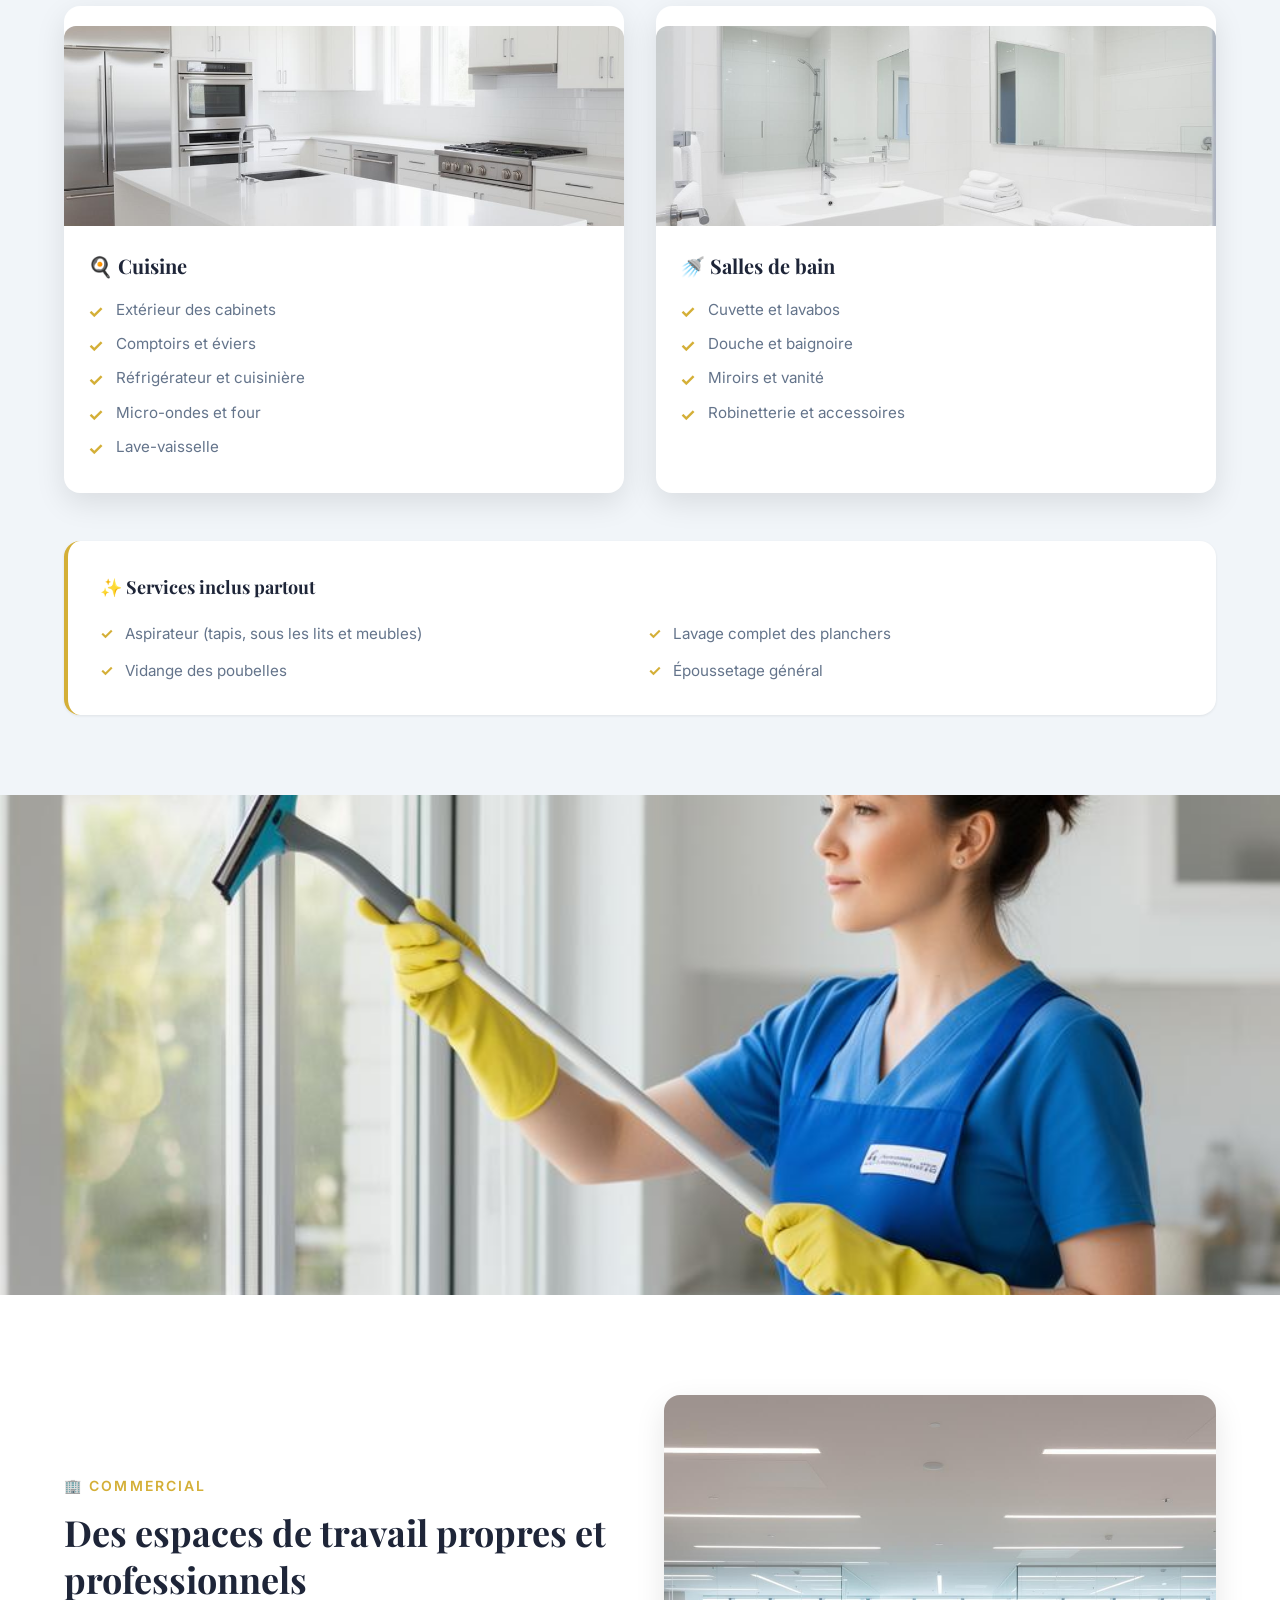
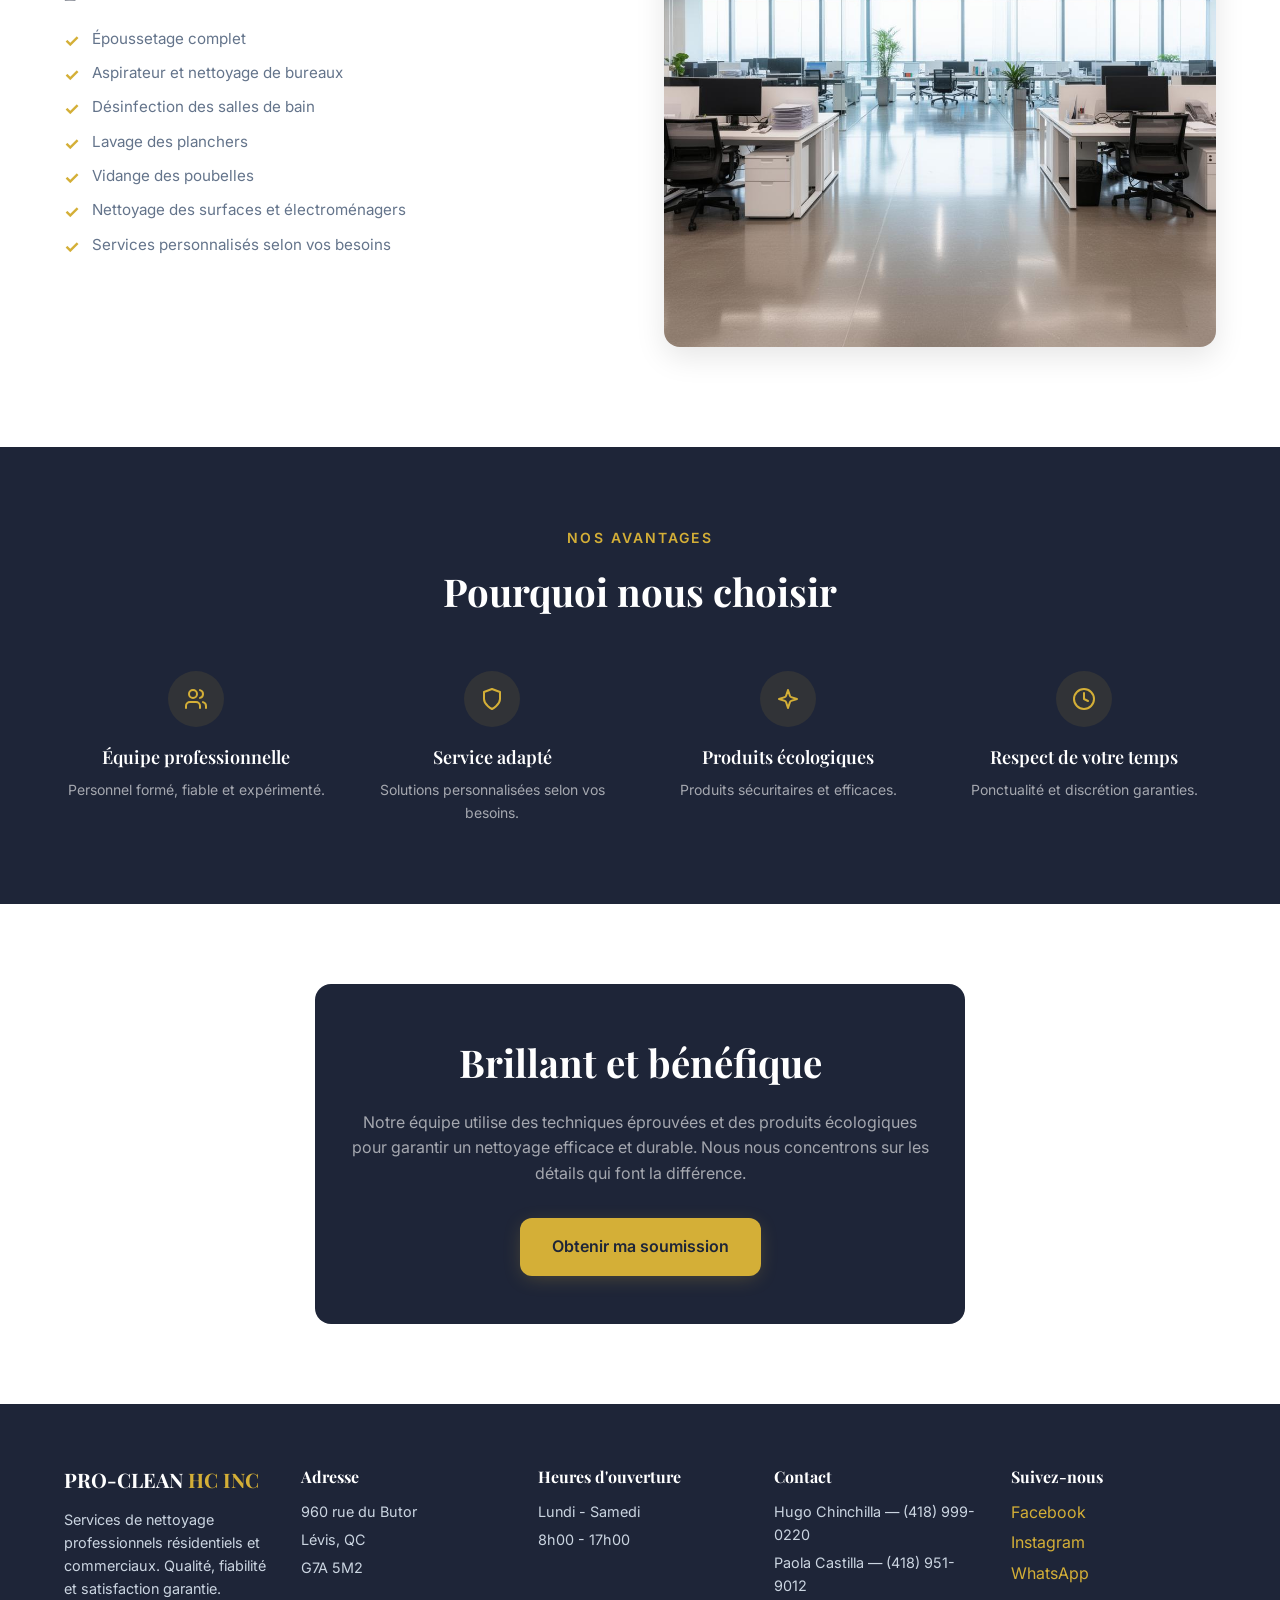
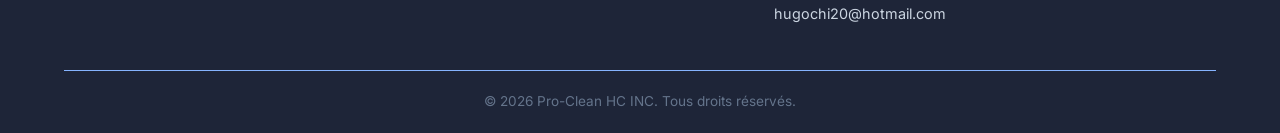
<file: regular-cleaning.html>
<!DOCTYPE html>
<html lang="fr">
<head>
  <meta charset="UTF-8">
  <meta name="viewport" content="width=device-width, initial-scale=1.0">
  <title>Entretien ménager régulier | Pro-Clean HC INC</title>
  <meta name="description" content="Service d'entretien ménager régulier résidentiel et commercial à Lévis. Nettoyage professionnel fiable par Pro-Clean HC INC.">
  <link rel="stylesheet" href="styles.css">
  <link href="https://fonts.googleapis.com/css2?family=Playfair+Display:wght@400;500;600;700&family=Inter:wght@300;400;500;600;700&display=swap" rel="stylesheet">
</head>
<body>
  
<!-- NAVBAR -->
<nav class="navbar scrolled" id="navbar">
  <div class="container navbar-inner">
    <a href="index.html" class="logo">PRO-CLEAN <span>HC INC</span></a>
    <div class="nav-links">
      <a href="index.html">Accueil</a>
   
         
      <div class="dropdown">
        <a href="#services" class="dropdown-toggle">Services <span class="arrow">▼</span></a>
        <div class="dropdown-menu">
          <a href="regular-cleaning.html">Entretien ménager régulier</a>
          <a href="deep-cleaning.html">Grand ménage</a>
          <a href="window-cleaning.html">Nettoyage de vitres</a>
          <a href="custom-services.html">Autres services</a>
        </div>
      </div>
        
      <a href="index.html#about">À propos</a>
      <a href="contact.html">Contact</a>
      <a href="contact.html" class="btn-gold">Obtenir une soumission gratuite</a>
    </div>
    <button class="mobile-toggle" id="mobileToggle" aria-label="Menu">&#9776;</button>
  </div>
  <div class="mobile-menu" id="mobileMenu">
    <a href="index.html">Accueil</a>
    <div class="mobile-dropdown">
      <div class="mobile-dropdown-label">Nos Services :</div>
      <a href="regular-cleaning.html">Entretien régulier</a>
      <a href="deep-cleaning.html">Grand ménage</a>
      <a href="window-cleaning.html">Nettoyage de vitres</a>
      <a href="custom-services.html">Autres services</a>
    </div>
    <a href="index.html#about">À propos</a>
    <a href="contact.html">Contact</a>
    <a href="contact.html" class="btn-gold">Obtenir une soumission gratuite</a>
  </div>
</nav>

<!-- HERO -->
<section class="service-page-hero">
  <div class="service-page-hero-bg">
    <img src="img/hero-cleaning.jpg" alt="Équipe de nettoyage professionnel">
  </div>
  <div class="service-page-hero-overlay"></div>
  <div class="container service-page-hero-content">
    <span class="hero-badge fade-up">Service Résidentiel & Commercial</span>
    <h1 class="fade-up">Entretien ménager <span class="gold-text">régulier</span></h1>
    <p class="fade-up">Un espace toujours propre, sans effort. Service fiable à Lévis et les environs.</p>
    <a href="contact.html" class="btn-gold btn-gold-lg fade-up">Demander une soumission</a>
  </div>
</section>

<!-- INTRO + IMAGE -->
<section class="sp-section">
  <div class="container">
    <div class="sp-intro-grid">
      <div class="sp-intro-text fade-up">
        <span class="section-label">Notre engagement</span>
        <h2 class="sp-title">Nettoyage régulier, tranquillité d'esprit assurée</h2>
        <p>L'entretien ménager régulier est la solution idéale pour maintenir votre domicile ou votre bureau à Lévis et ses environs dans un état impeccable.</p>
        <p>Nous prenons en charge tous les aspects du nettoyage quotidien afin de vous offrir un environnement propre, sain et accueillant en tout temps.</p>
      </div>
      <div class="sp-intro-image fade-up">
        <img src="img/living-room-clean.jpg" alt="Salon propre après nettoyage professionnel" loading="lazy">
      </div>
    </div>
  </div>
</section>

<!-- RÉSIDENTIEL -->
<section class="sp-section sp-section-gray">
  <div class="container">
    <div class="fade-up" style="text-align:center; margin-bottom:3rem;">
      <span class="section-label">🏠 Résidentiel</span>
      <h2 class="section-title2">Un nettoyage complet de votre demeure</h2>
    </div>

    <div class="sp-cards-grid">
      <!-- Cuisine -->
      <div class="sp-detail-card fade-up">
        <div class="sp-detail-card-img">
          <img src="img/kitchen-clean.jpg" alt="Cuisine propre après nettoyage" loading="lazy">
        </div>
        <div class="sp-detail-card-body">
          <h3>🍳 Cuisine</h3>
          <ul class="check-list">
            <li>Extérieur des cabinets</li>
            <li>Comptoirs et éviers</li>
            <li>Réfrigérateur et cuisinière</li>
            <li>Micro-ondes et four</li>
            <li>Lave-vaisselle</li>
          </ul>
        </div>
      </div>

      <!-- Salle de bain -->
      <div class="sp-detail-card fade-up">
        <div class="sp-detail-card-img">
          <img src="img/bathroom-clean.jpg" alt="Salle de bain propre après nettoyage" loading="lazy">
        </div>
        <div class="sp-detail-card-body">
          <h3>🚿 Salles de bain</h3>
          <ul class="check-list">
            <li>Cuvette et lavabos</li>
            <li>Douche et baignoire</li>
            <li>Miroirs et vanité</li>
            <li>Robinetterie et accessoires</li>
          </ul>
        </div>
      </div>
    </div>

    <!-- Services inclus -->
    <div class="sp-included fade-up">
      <h3>✨ Services inclus partout</h3>
      <div class="sp-included-grid">
        <div class="sp-included-item">
          <span>✓</span> Aspirateur (tapis, sous les lits et meubles)
        </div>
        <div class="sp-included-item">
          <span>✓</span> Lavage complet des planchers
        </div>
        <div class="sp-included-item">
          <span>✓</span> Vidange des poubelles
        </div>
        <div class="sp-included-item">
          <span>✓</span> Époussetage général
        </div>
      </div>
    </div>
  </div>
</section>

<!-- IMAGE BANNIÈRE -->
<section class="sp-banner">
  <img src="img/person-cleaning.jpg" alt="Professionnelle nettoyant des vitres" loading="lazy" class="fade-img">
</section>

<!-- COMMERCIAL -->
<section class="sp-section">
  <div class="container">
    <div class="sp-intro-grid sp-intro-reverse">
      <div class="sp-intro-image fade-up">
        <img src="img/office-clean.jpg" alt="Bureau propre après nettoyage professionnel" loading="lazy">
      </div>
      <div class="sp-intro-text fade-up">
        <span class="section-label">🏢 Commercial</span>
        <h2 class="sp-title">Des espaces de travail propres et professionnels</h2>
        <ul class="check-list">
          <li>Époussetage complet</li>
          <li>Aspirateur et nettoyage de bureaux</li>
          <li>Désinfection des salles de bain</li>
          <li>Lavage des planchers</li>
          <li>Vidange des poubelles</li>
          <li>Nettoyage des surfaces et électroménagers</li>
          <li>Services personnalisés selon vos besoins</li>
        </ul>
      </div>
    </div>
  </div>
</section>

<!-- POURQUOI NOUS -->
<section class="why-us">
  <div class="container">
    <div class="fade-up" style="text-align:center;">
      <span class="section-label">Nos avantages</span>
      <h2 class="section-title">Pourquoi nous choisir</h2>
    </div>
    <div class="why-grid">
      <div class="why-item fade-up">
        <div class="why-icon">
          <svg xmlns="http://www.w3.org/2000/svg" viewBox="0 0 24 24" stroke-width="2" stroke-linecap="round" stroke-linejoin="round"><path d="M16 21v-2a4 4 0 0 0-4-4H6a4 4 0 0 0-4 4v2"/><circle cx="9" cy="7" r="4"/><path d="M22 21v-2a4 4 0 0 0-3-3.87"/><path d="M16 3.13a4 4 0 0 1 0 7.75"/></svg>
        </div>
        <h3>Équipe professionnelle</h3>
        <p>Personnel formé, fiable et expérimenté.</p>
      </div>
      <div class="why-item fade-up">
        <div class="why-icon">
          <svg xmlns="http://www.w3.org/2000/svg" viewBox="0 0 24 24" stroke-width="2" stroke-linecap="round" stroke-linejoin="round"><path d="M12 22s8-4 8-10V5l-8-3-8 3v7c0 6 8 10 8 10z"/></svg>
        </div>
        <h3>Service adapté</h3>
        <p>Solutions personnalisées selon vos besoins.</p>
      </div>
      <div class="why-item fade-up">
        <div class="why-icon">
          <svg xmlns="http://www.w3.org/2000/svg" viewBox="0 0 24 24" stroke-width="2" stroke-linecap="round" stroke-linejoin="round"><path d="m12 3-1.9 5.8a2 2 0 0 1-1.3 1.3L3 12l5.8 1.9a2 2 0 0 1 1.3 1.3L12 21l1.9-5.8a2 2 0 0 1 1.3-1.3L21 12l-5.8-1.9a2 2 0 0 1-1.3-1.3Z"/></svg>
        </div>
        <h3>Produits écologiques</h3>
        <p>Produits sécuritaires et efficaces.</p>
      </div>
      <div class="why-item fade-up">
        <div class="why-icon">
          <svg xmlns="http://www.w3.org/2000/svg" viewBox="0 0 24 24" stroke-width="2" stroke-linecap="round" stroke-linejoin="round"><circle cx="12" cy="12" r="10"/><polyline points="12 6 12 12 16 14"/></svg>
        </div>
        <h3>Respect de votre temps</h3>
        <p>Ponctualité et discrétion garanties.</p>
      </div>
    </div>
  </div>
</section>

<!-- CTA FINAL -->
<section class="cta-section">
  <div class="container">
    <div class="cta-box fade-up">
      <h2>Brillant et bénéfique</h2>
      <p>Notre équipe utilise des techniques éprouvées et des produits écologiques pour garantir un nettoyage efficace et durable. Nous nous concentrons sur les détails qui font la différence.</p>
      <a href="contact.html" class="btn-gold btn-gold-lg">Obtenir ma soumission</a>
    </div>
  </div>
</section>

<!-- FOOTER -->
<footer class="footer">
  <div class="container">
    <div class="footer-grid">
      <div class="footer-col">
        <div class="footer-logo">PRO-CLEAN <span>HC INC</span></div>
        <p class="footer-description">Services de nettoyage professionnels résidentiels et commerciaux. Qualité, fiabilité et satisfaction garantie.</p>
      </div>
      <div class="footer-col">
        <h4>Adresse</h4>
        <p>960 rue du Butor</p>
        <p>Lévis, QC</p>
        <p>G7A 5M2</p>
      </div>
      <div class="footer-col">
        <h4>Heures d'ouverture</h4>
        <p>Lundi - Samedi</p>
        <p>8h00 - 17h00</p>
      </div>
      <div class="footer-col">
        <h4>Contact</h4>
        <p>Hugo Chinchilla — (418) 999-0220</p>
        <p>Paola Castilla — (418) 951-9012</p>
        <p>hugochi20@hotmail.com</p>
      </div>
      <div class="footer-col">
        <h4>Suivez-nous</h4>
        <div class="social-links">
          <a href="https://www.facebook.com/share/1B8e7nKV3z/?mibextid=wwXIfr">Facebook</a>
          <a href="https://www.instagram.com/procleanhcinc/?hl=es">Instagram</a>
          <a href="https://api.whatsapp.com/send/?phone=14189990220&text=Bonjour%2C+je+souhaite+obtenir+une+soumission+pour+un+nettoyage.&type=phone_number&app_absent=0">WhatsApp</a>
        </div>
      </div>
    </div>
    <div class="footer-bottom">
      <p>&copy; 2026 Pro-Clean HC INC. Tous droits réservés.</p>
    </div>
  </div>
</footer>


<script>
// Mobile menu
const toggle = document.getElementById('mobileToggle');
const menu = document.getElementById('mobileMenu');
toggle.addEventListener('click', () => {
  menu.classList.toggle('open');
  toggle.classList.toggle('active');
  toggle.innerHTML = menu.classList.contains('open') ? '✕' : '☰';
});
menu.querySelectorAll('a').forEach(a => {
  a.addEventListener('click', () => {
    menu.classList.remove('open');
    toggle.classList.remove('active');
    toggle.innerHTML = '☰';
  });
});

// Scroll animations
const observer = new IntersectionObserver((entries) => {
  entries.forEach(e => { if (e.isIntersecting) e.target.classList.add('visible'); });
}, { threshold: 0.15 });
document.querySelectorAll('.fade-up, .fade-img').forEach(el => observer.observe(el));

// Navbar scroll
window.addEventListener('scroll', () => {
  document.getElementById('navbar').classList.toggle('scrolled', window.scrollY > 20);
});
</script>
</body>
</html>
</file>
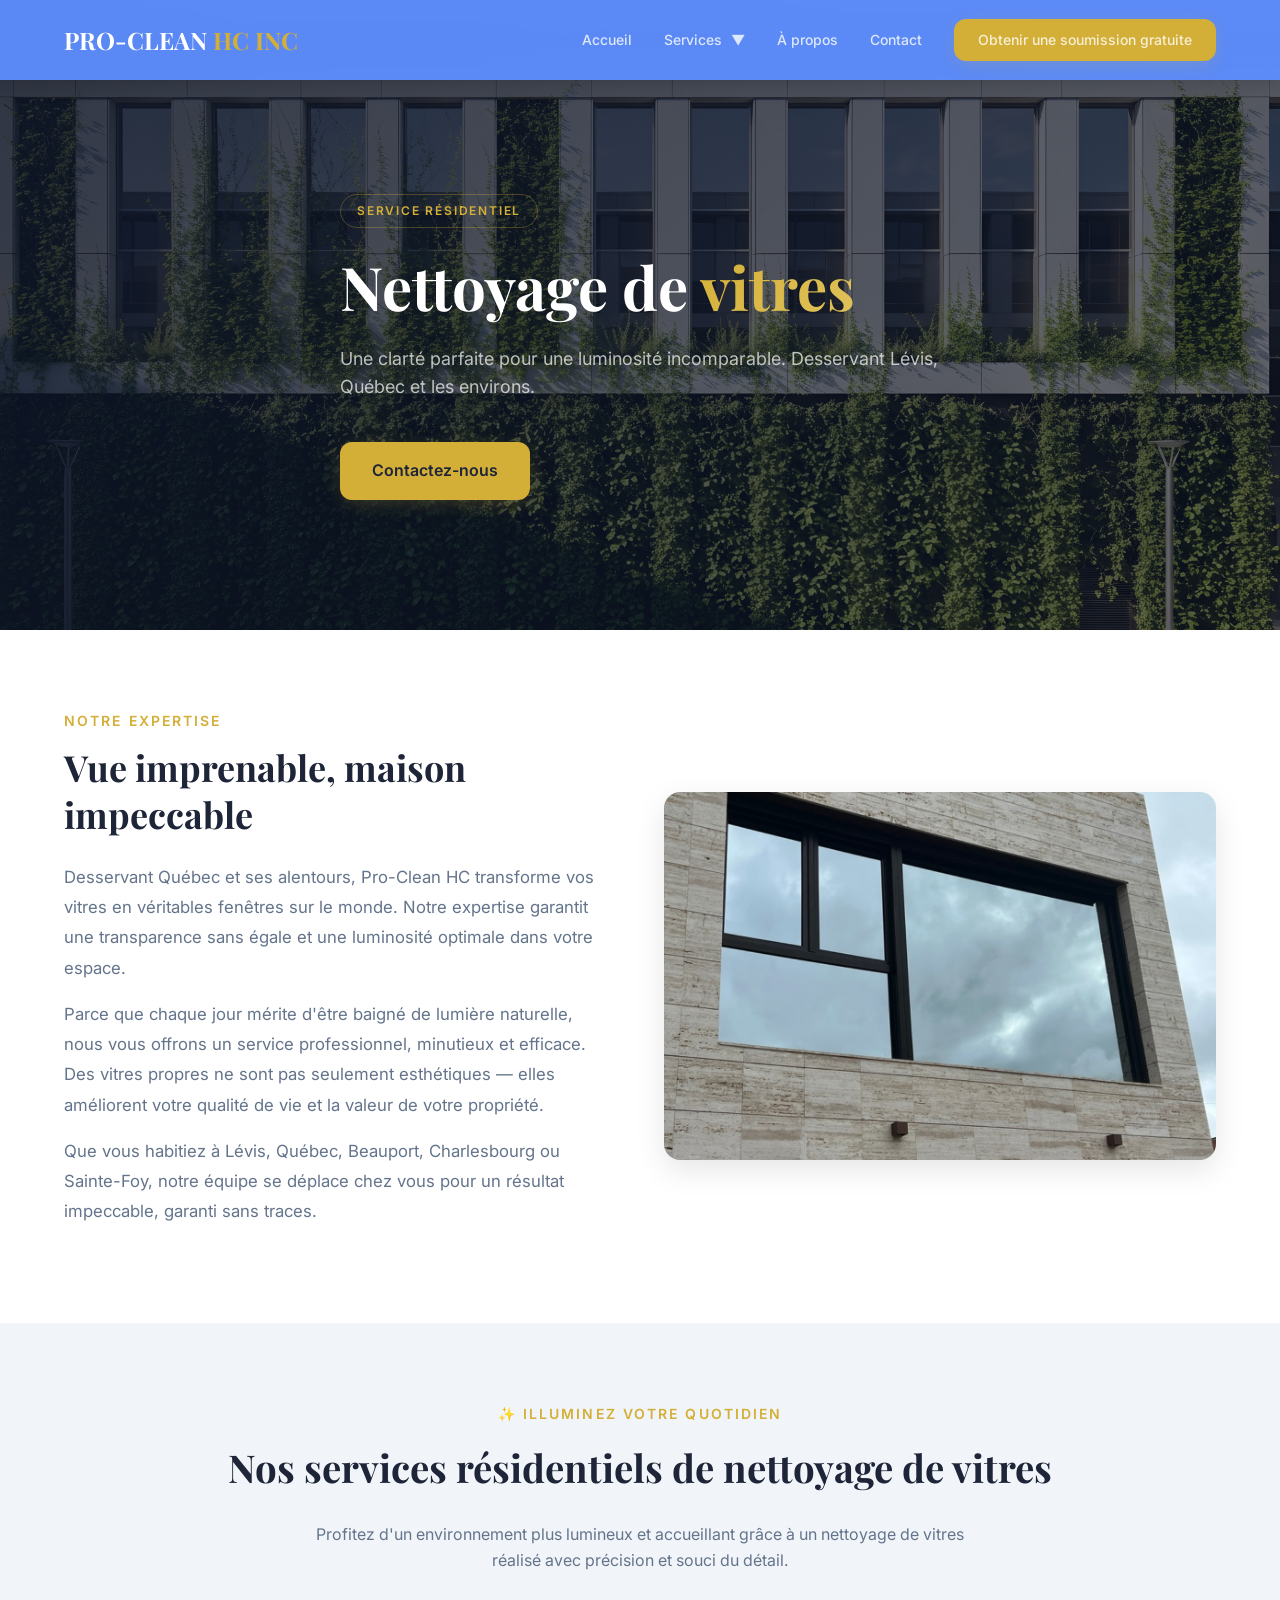
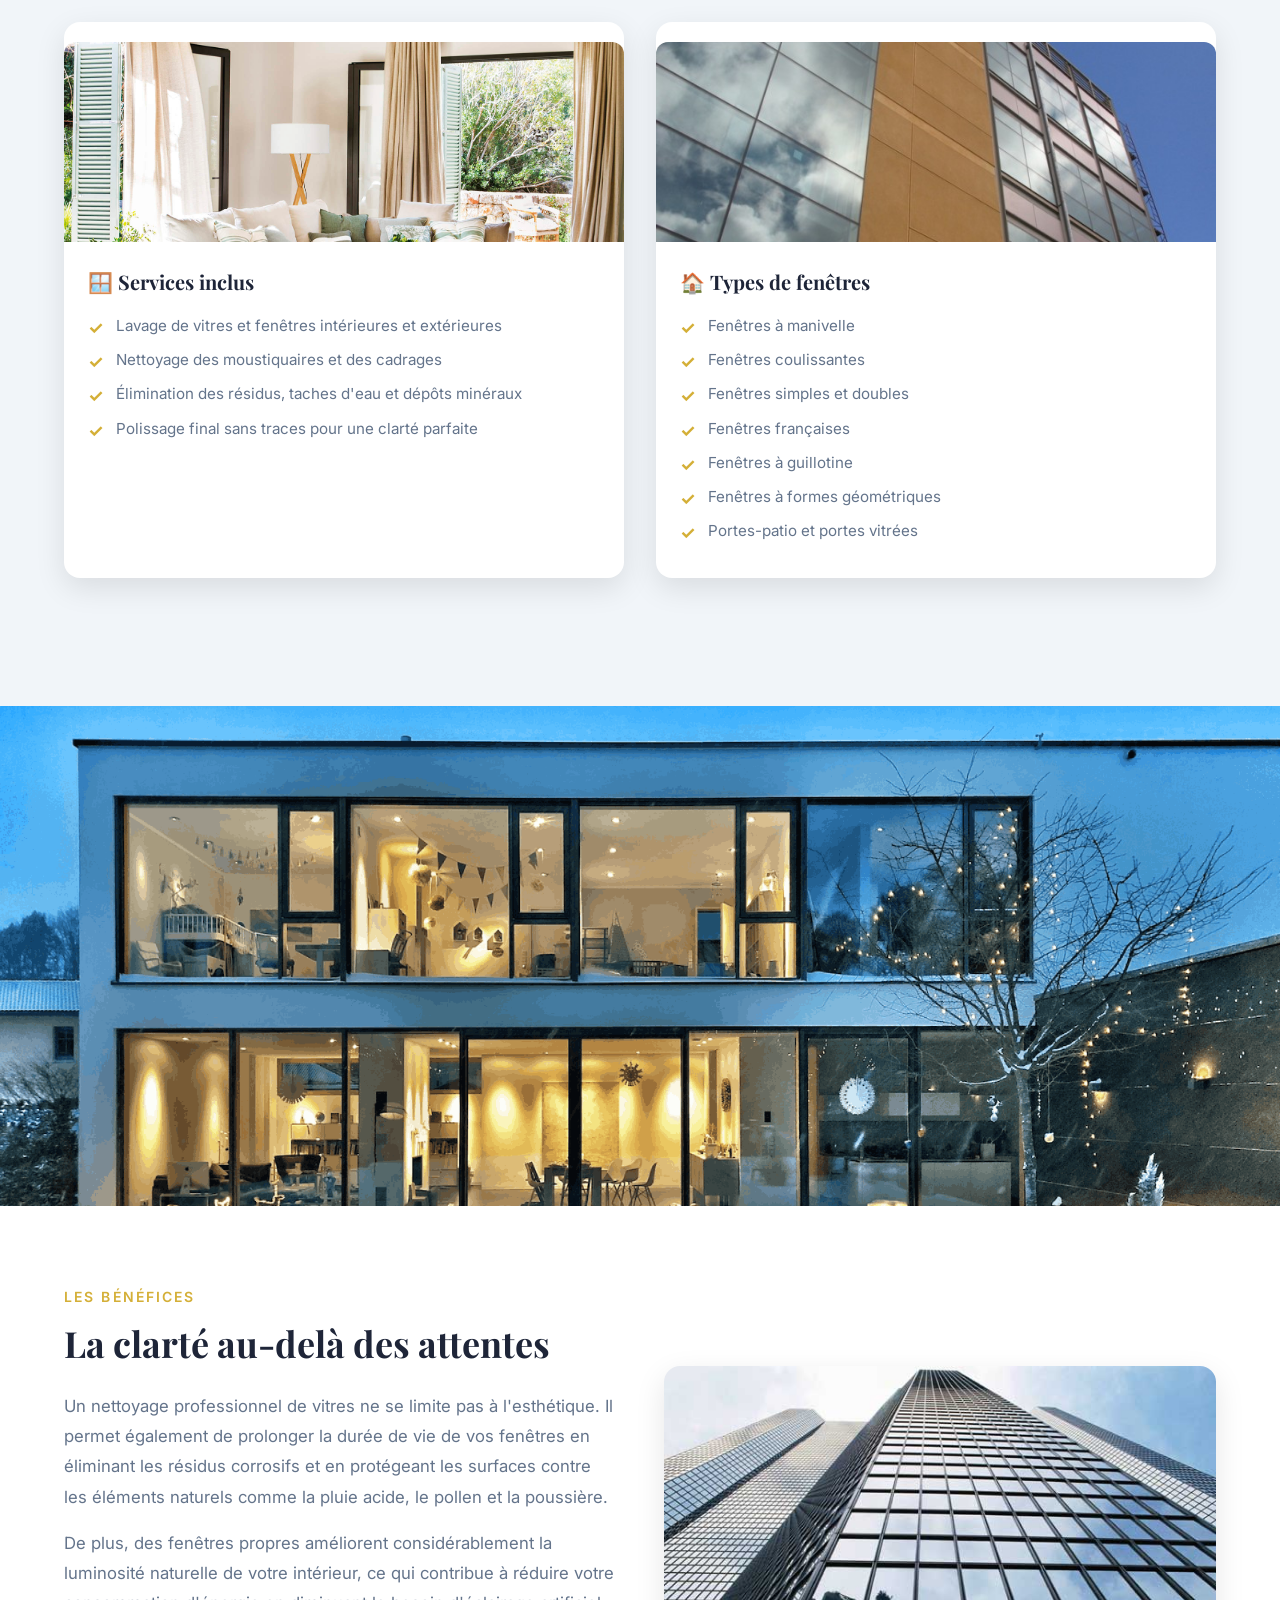
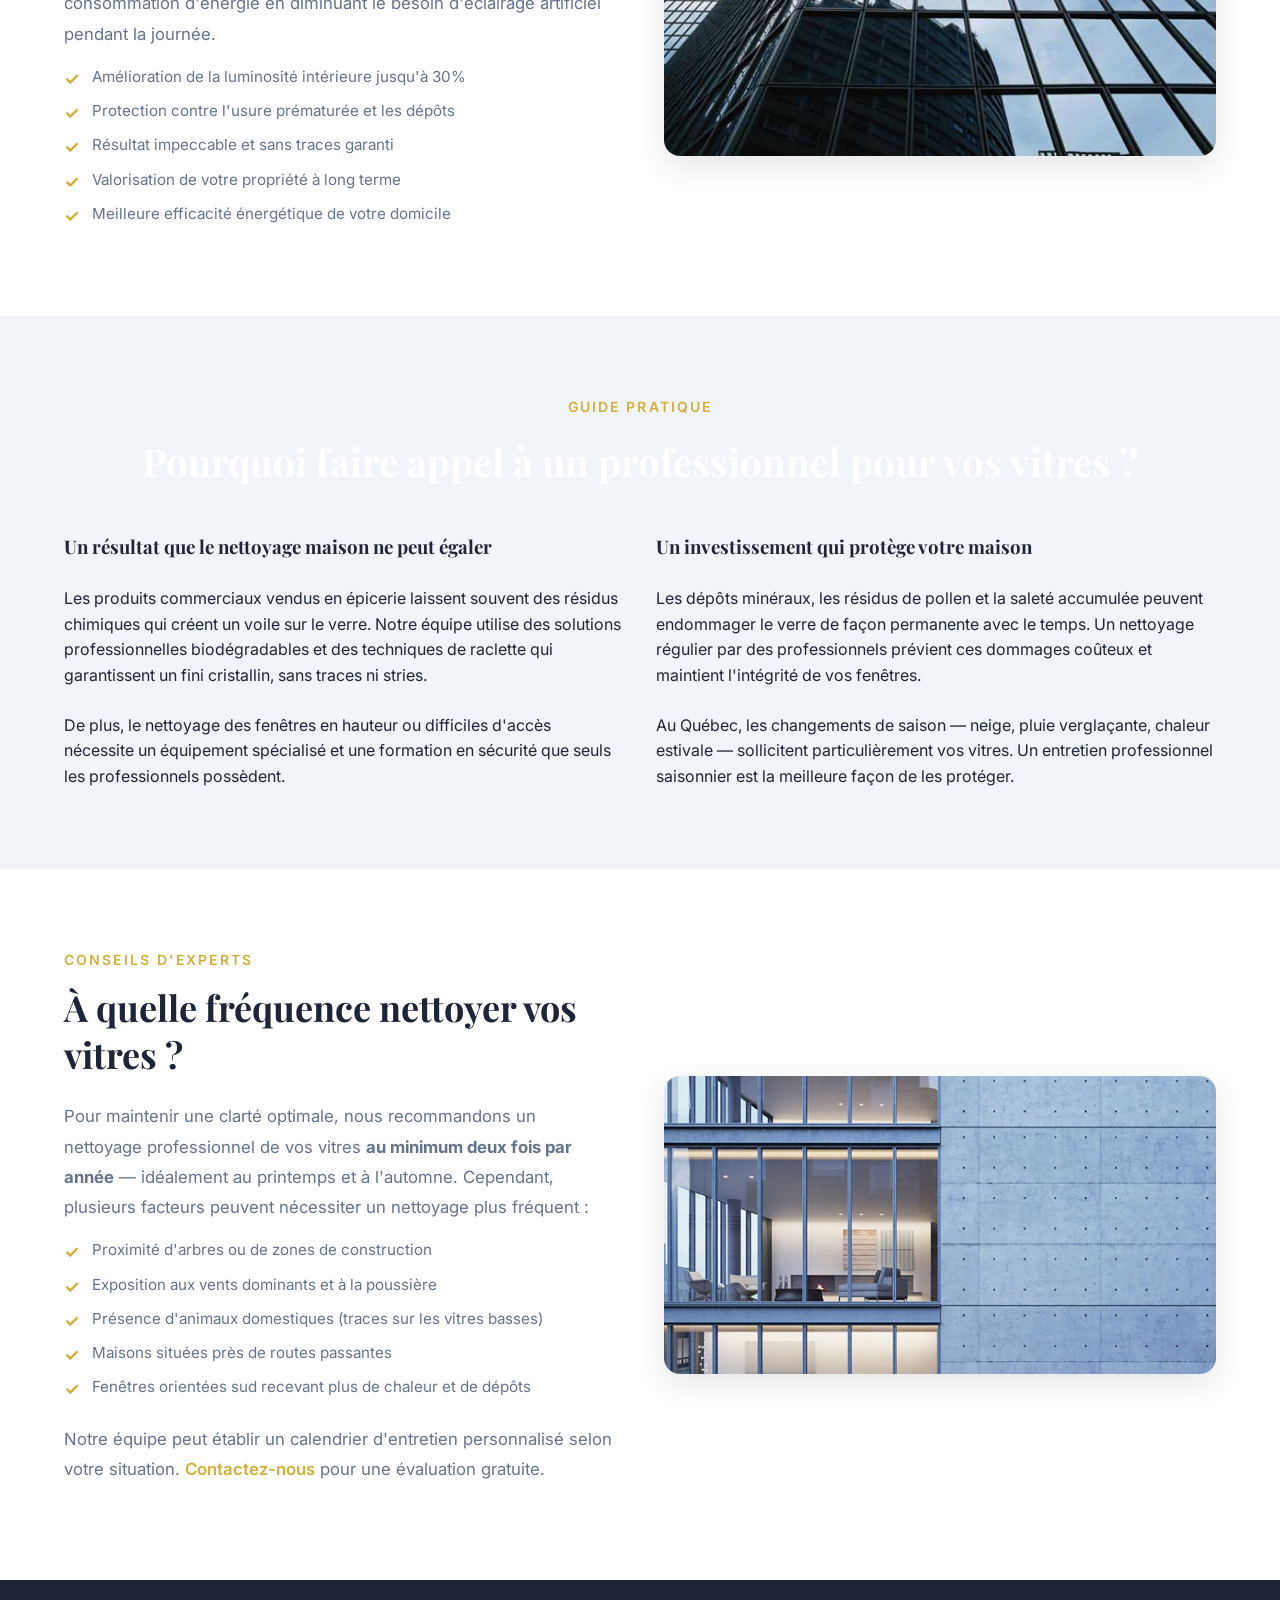
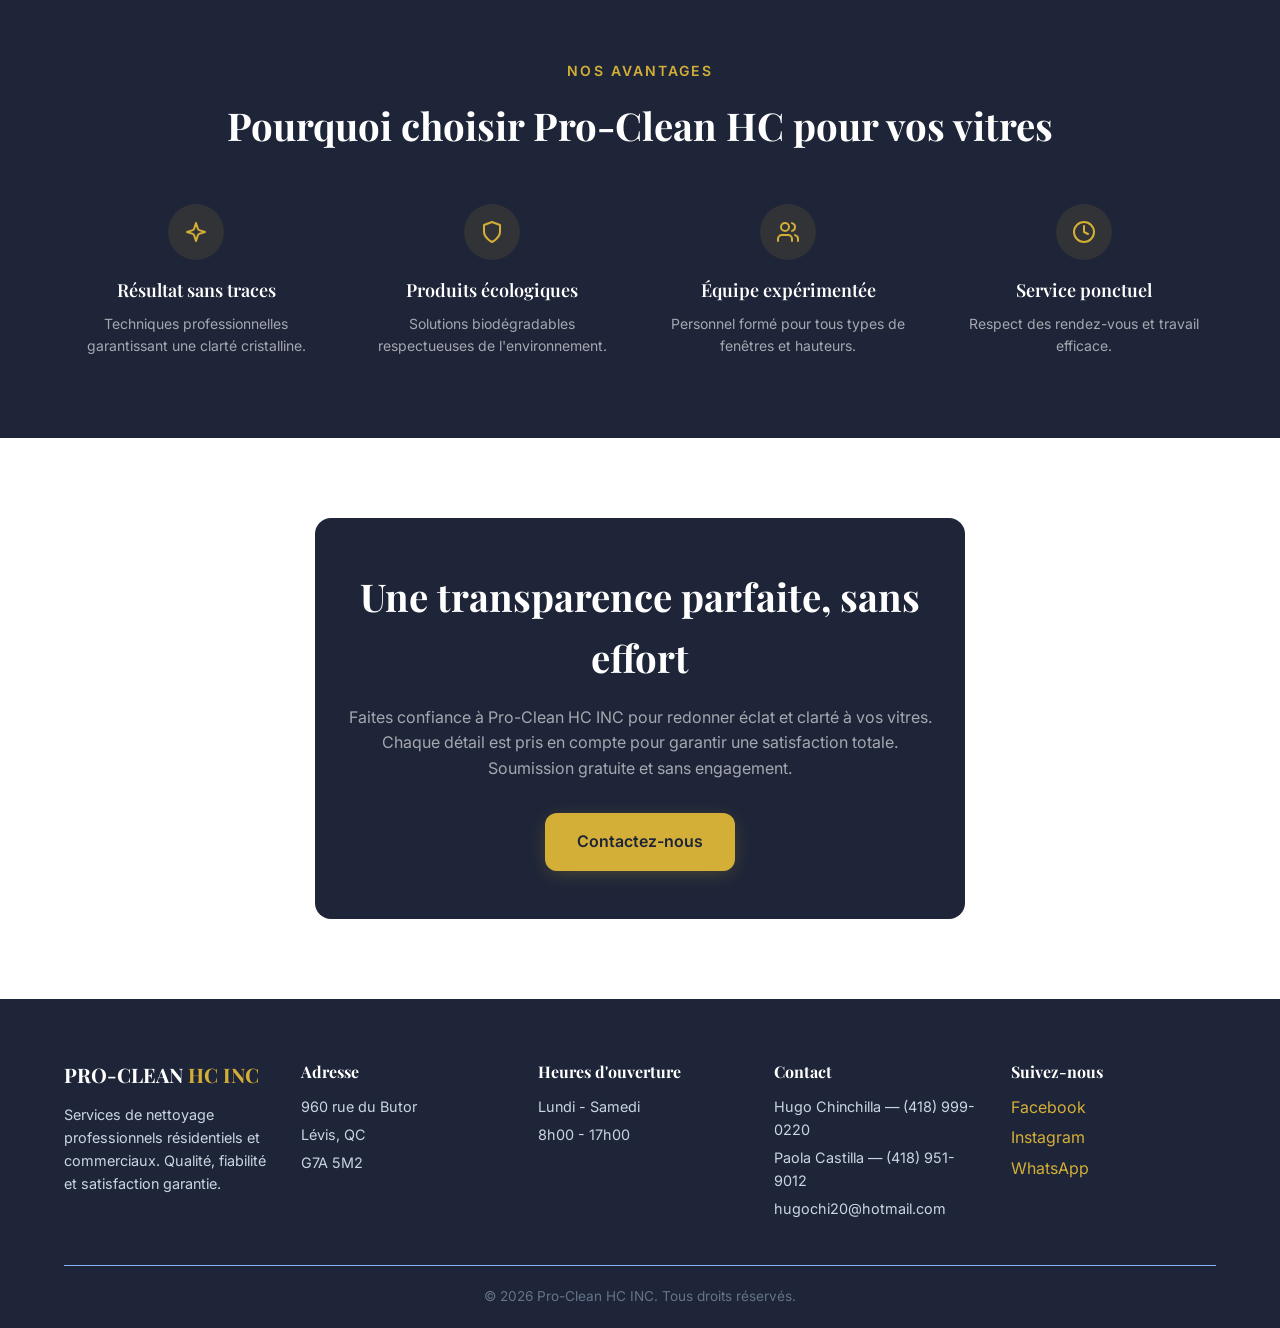
<file: window-cleaning.html>
<!DOCTYPE html>
<html lang="fr">
<head>
  <meta charset="UTF-8">
  <meta name="viewport" content="width=device-width, initial-scale=1.0">
  <title>Nettoyage de vitres professionnel à Lévis | Pro-Clean HC INC</title>
  <meta name="description" content="Service professionnel de nettoyage de vitres résidentiel à Lévis et Québec. Fenêtres impeccables, sans traces, par Pro-Clean HC INC. Soumission gratuite.">
  <meta name="keywords" content="nettoyage vitres Lévis, lavage fenêtres Québec, nettoyage vitres professionnel, lavage vitres résidentiel, Pro-Clean HC">
  <link rel="canonical" href="https://proclean-hc.ca/nettoyage-vitres.html">
  <link rel="stylesheet" href="styles.css">
  <link href="https://fonts.googleapis.com/css2?family=Playfair+Display:wght@400;500;600;700&family=Inter:wght@300;400;500;600;700&display=swap" rel="stylesheet">

  <!-- JSON-LD -->
  <script type="application/ld+json">
  {
    "@context": "https://schema.org",
    "@type": "Service",
    "serviceType": "Nettoyage de vitres",
    "provider": {
      "@type": "LocalBusiness",
      "name": "Pro-Clean HC INC",
      "address": { "@type": "PostalAddress", "streetAddress": "960 rue du Butor", "addressLocality": "Lévis", "addressRegion": "QC", "postalCode": "G7A 5M2" },
      "telephone": "(418) 999-0220"
    },
    "areaServed": ["Lévis", "Québec", "Beauport", "Charlesbourg", "Sainte-Foy"]
  }
  </script>
</head>
<body>

<!-- NAVBAR -->
<nav class="navbar scrolled" id="navbar">
  <div class="container navbar-inner">
    <a href="index.html" class="logo">PRO-CLEAN <span>HC INC</span></a>
    <div class="nav-links">
      <a href="index.html">Accueil</a>

  
      <div class="dropdown">
        <a href="#services" class="dropdown-toggle">Services <span class="arrow">▼</span></a>
        <div class="dropdown-menu">
          <a href="regular-cleaning.html">Entretien ménager régulier</a>
          <a href="deep-cleaning.html">Grand ménage</a>
          <a href="window-cleaning.html">Nettoyage de vitres</a>
          <a href="custom-services.html">Autres services</a>
        </div>
      </div>
        
      <a href="index.html#about">À propos</a>
      <a href="contact.html">Contact</a>
      <a href="contact.html" class="btn-gold">Obtenir une soumission gratuite</a>
    </div>
    <button class="mobile-toggle" id="mobileToggle" aria-label="Menu">&#9776;</button>
  </div>
  <div class="mobile-menu" id="mobileMenu">
    <a href="index.html">Accueil</a>
    <div class="mobile-dropdown">
      <div class="mobile-dropdown-label">Nos Services :</div>
    <a href="entretien-regulier.html">Entretien ménager régulier</a>
          <a href="deep-cleaning.html">Grand ménage</a>
          <a href="window-cleaning.html">Nettoyage de vitres</a>
          <a href="custom-services.html">Autres services</a>
    </div>
    <a href="index.html#about">À propos</a>
    <a href="contact.html">Contact</a>
    <a href="contact.html" class="btn-gold">Obtenir une soumission gratuite</a>
  </div>
</nav>

<!-- HERO -->
<section class="service-page-hero">
  <div class="service-page-hero-bg">
    <img src="img/bannerve.jpg" alt="Nettoyage professionnel de vitres à Lévis par Pro-Clean HC INC">
  </div>
  <div class="service-page-hero-overlay"></div>
  <div class="container service-page-hero-content">
    <span class="hero-badge fade-up">Service Résidentiel</span>
    <h1 class="fade-up">Nettoyage de <span class="gold-text">vitres</span></h1>
    <p class="fade-up">Une clarté parfaite pour une luminosité incomparable. Desservant Lévis, Québec et les environs.</p>
    <a href="contact.html" class="btn-gold btn-gold-lg fade-up">Contactez-nous</a>
  </div>
</section>

<!-- INTRO -->
<section class="sp-section">
  <div class="container">
    <div class="sp-intro-grid">
      <div class="sp-intro-text fade-up">
        <span class="section-label">Notre expertise</span>
        <h2 class="sp-title">Vue imprenable, maison impeccable</h2>
        <p>Desservant Québec et ses alentours, Pro-Clean HC transforme vos vitres en véritables fenêtres sur le monde. Notre expertise garantit une transparence sans égale et une luminosité optimale dans votre espace.</p>
        <p>Parce que chaque jour mérite d'être baigné de lumière naturelle, nous vous offrons un service professionnel, minutieux et efficace. Des vitres propres ne sont pas seulement esthétiques — elles améliorent votre qualité de vie et la valeur de votre propriété.</p>
        <p>Que vous habitiez à Lévis, Québec, Beauport, Charlesbourg ou Sainte-Foy, notre équipe se déplace chez vous pour un résultat impeccable, garanti sans traces.</p>
      </div>
      <div class="sp-intro-image fade-up">
        <img src="img/venta2.jpg" alt="Lumière naturelle traversant des fenêtres parfaitement propres" loading="lazy">
      </div>
    </div>
  </div>
</section>

<!-- SERVICES RÉSIDENTIELS -->
<section class="sp-section sp-section-gray">
  <div class="container">
    <div class="fade-up" style="text-align:center; margin-bottom:3rem;">
      <span class="section-label">✨ Illuminez votre quotidien</span>
      <h2 class="section-title2">Nos services résidentiels de nettoyage de vitres</h2>
      <p style="max-width:650px; margin:1rem auto 0; color:var(--gray-500);">Profitez d'un environnement plus lumineux et accueillant grâce à un nettoyage de vitres réalisé avec précision et souci du détail.</p>
    </div>

    <div class="sp-cards-grid">
      <!-- Services inclus -->
      <div class="sp-detail-card fade-up">
        <div class="sp-detail-card-img">
          <img src="img/includ.jpg" alt="Nettoyage professionnel de vitre avec raclette" loading="lazy">
        </div>
        <div class="sp-detail-card-body">
          <h3>🪟 Services inclus</h3>
          <ul class="check-list">
            <li>Lavage de vitres et fenêtres intérieures et extérieures</li>
            <li>Nettoyage des moustiquaires et des cadrages</li>
          
            <li>Élimination des résidus, taches d'eau et dépôts minéraux</li>
            <li>Polissage final sans traces pour une clarté parfaite</li>
          </ul>
        </div>
      </div>

      <!-- Types de fenêtres -->
      <div class="sp-detail-card fade-up">
        <div class="sp-detail-card-img">
          <img src="img/edif.jpg" alt="Différents types de fenêtres résidentielles propres" loading="lazy">
        </div>
        <div class="sp-detail-card-body">
          <h3>🏠 Types de fenêtres</h3>
          <ul class="check-list">
            <li>Fenêtres à manivelle</li>
            <li>Fenêtres coulissantes</li>
            <li>Fenêtres simples et doubles</li>
            <li>Fenêtres françaises</li>
            <li>Fenêtres à guillotine</li>
            <li>Fenêtres à formes géométriques</li>
            <li>Portes-patio et portes vitrées</li>
          </ul>
        </div>
      </div>
    </div>
  </div>
</section>

<!-- IMAGE BANNIÈRE -->
<section class="sp-banner">
  <img src="img/facha2.png" alt="Maison résidentielle avec fenêtres impeccablement propres" loading="lazy" class="fade-img">
</section>

<!-- AVANTAGES DU NETTOYAGE -->
<section class="sp-section">
  <div class="container">
    <div class="sp-intro-grid sp-intro-reverse">
      <div class="sp-intro-image fade-up">
        <img src="img/empresa.jpeg" alt="Technique professionnelle de nettoyage de vitres" loading="lazy">
      </div>
      <div class="sp-intro-text fade-up">
        <span class="section-label">Les bénéfices</span>
        <h2 class="sp-title">La clarté au-delà des attentes</h2>
        <p>Un nettoyage professionnel de vitres ne se limite pas à l'esthétique. Il permet également de prolonger la durée de vie de vos fenêtres en éliminant les résidus corrosifs et en protégeant les surfaces contre les éléments naturels comme la pluie acide, le pollen et la poussière.</p>
        <p>De plus, des fenêtres propres améliorent considérablement la luminosité naturelle de votre intérieur, ce qui contribue à réduire votre consommation d'énergie en diminuant le besoin d'éclairage artificiel pendant la journée.</p>
        <ul class="check-list">
          <li>Amélioration de la luminosité intérieure jusqu'à 30%</li>
          <li>Protection contre l'usure prématurée et les dépôts</li>
          <li>Résultat impeccable et sans traces garanti</li>
          <li>Valorisation de votre propriété à long terme</li>
          <li>Meilleure efficacité énergétique de votre domicile</li>
        </ul>
      </div>
    </div>
  </div>
</section>

<!-- SECTION SEO : POURQUOI NETTOYER SES VITRES -->
<section class="sp-section sp-section-gray">
  <div class="container">
    <div class="fade-up" style="text-align:center; margin-bottom:2.5rem;">
      <span class="section-label">Guide pratique</span>
      <h2 class="section-title">Pourquoi faire appel à un professionnel pour vos vitres ?</h2>
    </div>
    <div class="sp-seo-content fade-up">
      <div class="sp-seo-col">
        <h3>Un résultat que le nettoyage maison ne peut égaler</h3>
        <p>Les produits commerciaux vendus en épicerie laissent souvent des résidus chimiques qui créent un voile sur le verre. Notre équipe utilise des solutions professionnelles biodégradables et des techniques de raclette qui garantissent un fini cristallin, sans traces ni stries.</p>
        <p>De plus, le nettoyage des fenêtres en hauteur ou difficiles d'accès nécessite un équipement spécialisé et une formation en sécurité que seuls les professionnels possèdent.</p>
      </div>
      <div class="sp-seo-col">
        <h3>Un investissement qui protège votre maison</h3>
        <p>Les dépôts minéraux, les résidus de pollen et la saleté accumulée peuvent endommager le verre de façon permanente avec le temps. Un nettoyage régulier par des professionnels prévient ces dommages coûteux et maintient l'intégrité de vos fenêtres.</p>
        <p>Au Québec, les changements de saison — neige, pluie verglaçante, chaleur estivale — sollicitent particulièrement vos vitres. Un entretien professionnel saisonnier est la meilleure façon de les protéger.</p>
      </div>
    </div>
  </div>
</section>

<!-- SECTION SEO : FRÉQUENCE -->
<section class="sp-section">
  <div class="container">
    <div class="sp-intro-grid">
      <div class="sp-intro-text fade-up">
        <span class="section-label">Conseils d'experts</span>
        <h2 class="sp-title">À quelle fréquence nettoyer vos vitres ?</h2>
        <p>Pour maintenir une clarté optimale, nous recommandons un nettoyage professionnel de vos vitres <strong>au minimum deux fois par année</strong> — idéalement au printemps et à l'automne. Cependant, plusieurs facteurs peuvent nécessiter un nettoyage plus fréquent :</p>
        <ul class="check-list">
          <li>Proximité d'arbres ou de zones de construction</li>
          <li>Exposition aux vents dominants et à la poussière</li>
          <li>Présence d'animaux domestiques (traces sur les vitres basses)</li>
          <li>Maisons situées près de routes passantes</li>
          <li>Fenêtres orientées sud recevant plus de chaleur et de dépôts</li>
        </ul>
        <p style="margin-top:1.5rem;">Notre équipe peut établir un calendrier d'entretien personnalisé selon votre situation. <a href="contact.html" style="color:var(--gold); font-weight:600;">Contactez-nous</a> pour une évaluation gratuite.</p>
      </div>
      <div class="sp-intro-image fade-up">
        <img src="img/facha.jpg" alt="Intérieur lumineux grâce à des fenêtres propres" loading="lazy">
      </div>
    </div>
  </div>
</section>

<!-- POURQUOI NOUS -->
<section class="why-us">
  <div class="container">
    <div class="fade-up" style="text-align:center;">
      <span class="section-label">Nos avantages</span>
      <h2 class="section-title">Pourquoi choisir Pro-Clean HC pour vos vitres</h2>
    </div>
    <div class="why-grid">
      <div class="why-item fade-up">
        <div class="why-icon">
          <svg xmlns="http://www.w3.org/2000/svg" viewBox="0 0 24 24" stroke-width="2" stroke-linecap="round" stroke-linejoin="round"><path d="m12 3-1.9 5.8a2 2 0 0 1-1.3 1.3L3 12l5.8 1.9a2 2 0 0 1 1.3 1.3L12 21l1.9-5.8a2 2 0 0 1 1.3-1.3L21 12l-5.8-1.9a2 2 0 0 1-1.3-1.3Z"/></svg>
        </div>
        <h3>Résultat sans traces</h3>
        <p>Techniques professionnelles garantissant une clarté cristalline.</p>
      </div>
      <div class="why-item fade-up">
        <div class="why-icon">
          <svg xmlns="http://www.w3.org/2000/svg" viewBox="0 0 24 24" stroke-width="2" stroke-linecap="round" stroke-linejoin="round"><path d="M12 22s8-4 8-10V5l-8-3-8 3v7c0 6 8 10 8 10z"/></svg>
        </div>
        <h3>Produits écologiques</h3>
        <p>Solutions biodégradables respectueuses de l'environnement.</p>
      </div>
      <div class="why-item fade-up">
        <div class="why-icon">
          <svg xmlns="http://www.w3.org/2000/svg" viewBox="0 0 24 24" stroke-width="2" stroke-linecap="round" stroke-linejoin="round"><path d="M16 21v-2a4 4 0 0 0-4-4H6a4 4 0 0 0-4 4v2"/><circle cx="9" cy="7" r="4"/><path d="M22 21v-2a4 4 0 0 0-3-3.87"/><path d="M16 3.13a4 4 0 0 1 0 7.75"/></svg>
        </div>
        <h3>Équipe expérimentée</h3>
        <p>Personnel formé pour tous types de fenêtres et hauteurs.</p>
      </div>
      <div class="why-item fade-up">
        <div class="why-icon">
          <svg xmlns="http://www.w3.org/2000/svg" viewBox="0 0 24 24" stroke-width="2" stroke-linecap="round" stroke-linejoin="round"><circle cx="12" cy="12" r="10"/><polyline points="12 6 12 12 16 14"/></svg>
        </div>
        <h3>Service ponctuel</h3>
        <p>Respect des rendez-vous et travail efficace.</p>
      </div>
    </div>
  </div>
</section>

<!-- CTA FINAL -->
<section class="cta-section">
  <div class="container">
    <div class="cta-box fade-up">
      <h2>Une transparence parfaite, sans effort</h2>
      <p>Faites confiance à Pro-Clean HC INC pour redonner éclat et clarté à vos vitres. Chaque détail est pris en compte pour garantir une satisfaction totale. Soumission gratuite et sans engagement.</p>
      <a href="contact.html" class="btn-gold btn-gold-lg">Contactez-nous</a>
    </div>
  </div>
</section>

<!-- FOOTER -->
<footer class="footer">
  <div class="container">
    <div class="footer-grid">
      <div class="footer-col">
        <div class="footer-logo">PRO-CLEAN <span>HC INC</span></div>
        <p class="footer-description">Services de nettoyage professionnels résidentiels et commerciaux. Qualité, fiabilité et satisfaction garantie.</p>
      </div>
      <div class="footer-col">
        <h4>Adresse</h4>
        <p>960 rue du Butor</p>
        <p>Lévis, QC</p>
        <p>G7A 5M2</p>
      </div>
      <div class="footer-col">
        <h4>Heures d'ouverture</h4>
        <p>Lundi - Samedi</p>
        <p>8h00 - 17h00</p>
      </div>
      <div class="footer-col">
        <h4>Contact</h4>
        <p>Hugo Chinchilla — (418) 999-0220</p>
        <p>Paola Castilla — (418) 951-9012</p>
        <p>hugochi20@hotmail.com</p>
      </div>
      <div class="footer-col">
        <h4>Suivez-nous</h4>
        <div class="social-links">
          <a href="https://www.facebook.com/share/1B8e7nKV3z/?mibextid=wwXIfr">Facebook</a>
          <a href="https://www.instagram.com/procleanhcinc/?hl=es">Instagram</a>
          <a href="https://api.whatsapp.com/send/?phone=14189990220&text=Bonjour%2C+je+souhaite+obtenir+une+soumission+pour+un+nettoyage.&type=phone_number&app_absent=0">WhatsApp</a>
        </div>
      </div>
    </div>
    <div class="footer-bottom">
      <p>&copy; 2026 Pro-Clean HC INC. Tous droits réservés.</p>
    </div>
  </div>
</footer>


<script>
  const toggle = document.getElementById('mobileToggle');
  const menu = document.getElementById('mobileMenu');
  toggle.addEventListener('click', () => {
    menu.classList.toggle('open');
    toggle.classList.toggle('active');
  });

  const obs = new IntersectionObserver((entries) => {
    entries.forEach(e => { if (e.isIntersecting) e.target.classList.add('visible'); });
  }, { threshold: 0.15 });
  document.querySelectorAll('.fade-up, .fade-img').forEach(el => obs.observe(el));
</script>

</body>
</html>
</file>
<file: styles.css>
@import url('https://fonts.googleapis.com/css2?family=Playfair+Display:wght@400;500;600;700&family=Inter:wght@300;400;500;600;700&display=swap');

*, *::before, *::after { margin: 0; padding: 0; box-sizing: border-box; }

:root {
  --navy: #1e2538;
  --contacto: #ffffff;
  --nava: #ffffff;
  --navy-light: #86b4ff;
  --gold: #d4af37;
  --gold-light: #e0c35c;
  --gold-dark: #b8952e;
  --white: #ffffff;
  --gray-50: #f8fafc;
  --gray-100: #f1f5f9;
  --gray-400: #94a3b8;
  --gray-500: #64748b;
  --font-heading: 'Playfair Display', serif;
  --font-body: 'Inter', sans-serif;
  --shadow-sm: 0 1px 3px rgba(0,0,0,0.08);
  --shadow-lg: 0 10px 30px rgba(0,0,0,0.1);
  --shadow-gold: 0 4px 20px -4px rgba(212,175,55,0.3);
  --radius: 0.75rem;
}

html { scroll-behavior: smooth; }

body {
  font-family: var(--font-body);
  color: var(--nava);
  background: var(--nava);
  line-height: 1.6;
  -webkit-font-smoothing: antialiased;
}

h1, h2, h3, h4, h5, h6 { font-family: var(--font-heading); }
a { text-decoration: none; color: inherit; }
ul { list-style: none; }
img {
  max-width: 100%;
  display: block;
  border-radius: var(--radius);
  margin: 20px auto;
}
.container { max-width: 1200px; margin: 0 auto; padding: 0 1.5rem; }

/* ===== BUTTONS ===== */
.btn-gold {
  display: inline-block; padding: 0.625rem 1.5rem;
  background: var(--gold); color: var(--navy);
  font-weight: 600; font-size: 0.875rem;
  border-radius: var(--radius); border: none; cursor: pointer;
  transition: background 0.2s, transform 0.2s;
  box-shadow: var(--shadow-gold);
}
.btn-gold:hover { background: var(--gold-light); transform: scale(1.05); }
.btn-gold:active { transform: scale(0.98); }
.btn-gold-lg { padding: 1rem 2rem; font-size: 1rem; }

/* ===== NAVBAR ===== */
.navbar {
  position: fixed; top: 0; left: 0; right: 0; width: 100%;
  z-index: 100; background: transparent;
  transition: all 0.3s ease;
}
.navbar.scrolled {
  background: rgba(93, 142, 255, 0.95);
  backdrop-filter: blur(12px);
  box-shadow: 0 2px 20px rgba(0,0,0,0.2);
}
.navbar-inner {
  display: flex; align-items: center;
  justify-content: space-between; height: 80px;
}
.logo {
  font-family: var(--font-heading);
  font-size: 1.5rem; font-weight: 700; color: var(--white);
}
.logo span { color: var(--gold); }
.nav-links {
  display: flex; align-items: center; gap: 2rem;
}
.nav-links a {
  font-size: 0.875rem; font-weight: 500;
  color: rgba(255,255,255,0.8); transition: color 0.2s;
}
.nav-links a:hover { color: var(--gold); }

/* Dropdown (desktop) */
.dropdown { position: relative; display: inline-block; }
.dropdown-menu {
  display: none; position: absolute; top: 100%; left: 0;
  background: var(--white); min-width: 220px;
  box-shadow: var(--shadow-lg); z-index: 1000;
  border-radius: 4px; padding: 10px 0;
  border-top: 3px solid var(--gold);
}
.dropdown-menu a {
  color: var(--navy) !important; padding: 12px 20px;
  display: block; font-size: 0.9rem; transition: background 0.3s;
}
.dropdown-menu a:hover {
  background-color: #f9f6ef; color: var(--gold) !important;
}
.dropdown:hover .dropdown-menu { display: block; }

/* Mobile toggle */
.mobile-toggle {
  display: none; background: none; border: none;
  color: var(--white); cursor: pointer; font-size: 1.8rem;
  transition: transform 0.3s ease;
}
.mobile-toggle.active { transform: rotate(90deg); }

/* Mobile menu */
.mobile-menu {
  position: absolute; top: 80px; left: 0; width: 100%;
  background: rgba(15,23,42,0.98); backdrop-filter: blur(10px);
  display: flex; flex-direction: column; gap: 1rem;
  padding: 1.5rem;
  opacity: 0; transform: translateY(-10px);
  pointer-events: none; transition: all 0.3s ease;
}
.mobile-menu.open {
  opacity: 1; transform: translateY(0); pointer-events: auto;
}
.mobile-menu a {
  color: rgba(255,255,255,0.8); font-size: 1rem;
  padding: 0.75rem 0;
  border-bottom: 1px solid rgba(255,255,255,0.05);
  transition: color 0.2s;
}
.mobile-menu a:hover { color: var(--gold); }
.mobile-menu .btn-gold {
  width: 100%; text-align: center; margin-top: 0.5rem;
}
.mobile-dropdown {
  display: flex; flex-direction: column; gap: 0.3rem; margin-top: 0.5rem;
}
.mobile-dropdown-label {
  color: var(--gold); font-size: 0.8rem; font-weight: 600;
  letter-spacing: 1px; text-transform: uppercase; margin-bottom: 5px;
}
.mobile-dropdown a {
  font-size: 0.95rem; color: rgba(255,255,255,0.8);
  padding-left: 10px; border: none;
}
.mobile-contact {
  margin-top: 0.75rem;
  padding-top: 1rem;
  border-top: 1px solid rgba(255,255,255,0.08);
}
.mobile-contact h4 {
  color: var(--gold);
  margin-bottom: 0.5rem;
}
.mobile-contact p {
  color: rgba(255,255,255,0.72);
  font-size: 0.92rem;
  margin-bottom: 0.35rem;
}

/* ===== HERO (homepage) ===== */
.hero {
  position: relative; min-height: 100vh;
  display: flex; align-items: center; justify-content: center;
  overflow: hidden; text-align: center;
}
.hero-bg {
  position: absolute; inset: 0;
  background:
    linear-gradient(rgba(0, 0, 0, 0.7), rgba(85, 89, 100, 0.7)),
    url('img/hero-cleaning.jpg');
  background-size: cover; background-position: center;
}
.hero-bg::after {
  content: ''; position: absolute; inset: 0;
  background: radial-gradient(ellipse at center, transparent 40%, var(--navy) 100%);
}
.hero-content {
  position: relative; z-index: 2;
  max-width: 750px; padding: 2rem 1rem;
}
.hero-layout {
  position: relative;
  z-index: 2;
  min-height: 100vh;
  display: grid;
  grid-template-columns: minmax(0, 1.4fr) minmax(300px, 420px);
  gap: 2rem;
  align-items: center;
  padding-top: 7rem;
  padding-bottom: 5rem;
}
.hero-copy {
  max-width: 760px;
  text-align: left;
  padding: 2rem 0;
}
.hero-badge {
  display: inline-block; padding: 0.375rem 1rem; margin-bottom: 1.5rem;
  font-size: 0.75rem; font-weight: 600; letter-spacing: 0.15em; text-transform: uppercase;
  color: var(--gold); border: 1px solid rgba(212,175,55,0.3); border-radius: 100px;
}
.hero h1,
.service-page-hero-content h1 {
  font-size: clamp(2.25rem, 5vw, 3.75rem); font-weight: 700;
  color: var(--white); line-height: 1.15; margin-bottom: 1.5rem;
}
.gold-text {
  background: linear-gradient(135deg, var(--gold), var(--gold-light));
  -webkit-background-clip: text; -webkit-text-fill-color: transparent;
  background-clip: text;
}
.hero p,
.service-page-hero-content p {
  font-size: 1.125rem; color: rgba(255,255,255,0.7);
  margin-bottom: 2.5rem; max-width: 600px;
}
.hero-actions {
  display: flex;
  flex-wrap: wrap;
  align-items: center;
  gap: 1rem;
  margin-bottom: 2rem;
}
.hero-link {
  display: inline-flex;
  align-items: center;
  gap: 0.5rem;
  color: var(--white);
  font-weight: 600;
  border-bottom: 1px solid rgba(255,255,255,0.3);
  padding-bottom: 0.2rem;
}
.hero-link:hover {
  color: var(--gold);
  border-color: rgba(212,175,55,0.8);
}
.hero-stats {
  display: grid;
  grid-template-columns: repeat(3, minmax(0, 1fr));
  gap: 1rem;
  max-width: 780px;
}
.hero-stat {
  padding: 1rem 1.1rem;
  border-radius: 1rem;
  background: rgba(255,255,255,0.08);
  border: 1px solid rgba(255,255,255,0.12);
  backdrop-filter: blur(10px);
}
.hero-stat strong {
  display: block;
  color: var(--white);
  font-size: 0.95rem;
  margin-bottom: 0.35rem;
}
.hero-stat span {
  color: rgba(255,255,255,0.72);
  font-size: 0.85rem;
  line-height: 1.6;
}
.hero-panel {
  position: relative;
  z-index: 2;
  padding: 2rem;
  border-radius: 1.25rem;
  background: rgba(14, 20, 34, 0.78);
  border: 1px solid rgba(255,255,255,0.08);
  box-shadow: 0 20px 50px rgba(0,0,0,0.22);
  backdrop-filter: blur(12px);
  color: var(--white);
}
.hero-panel-label {
  display: inline-block;
  margin-bottom: 1rem;
  color: var(--gold);
  font-size: 0.8rem;
  font-weight: 700;
  letter-spacing: 0.12em;
  text-transform: uppercase;
}
.hero-panel h2 {
  font-size: clamp(1.6rem, 2.5vw, 2.1rem);
  line-height: 1.2;
  margin-bottom: 1.25rem;
}
.hero-checklist {
  display: grid;
  gap: 0.9rem;
  margin-bottom: 1.5rem;
}
.hero-checklist li {
  position: relative;
  padding-left: 1.5rem;
  color: rgba(255,255,255,0.75);
}
.hero-checklist li::before {
  content: "";
  position: absolute;
  left: 0;
  top: 0.55rem;
  width: 0.55rem;
  height: 0.55rem;
  border-radius: 50%;
  background: var(--gold);
  box-shadow: 0 0 0 6px rgba(212,175,55,0.12);
}
.hero-panel-link {
  color: var(--gold);
  font-weight: 700;
}
.hero-panel-link:hover {
  color: var(--gold-light);
}
.hero-fade {
  position: absolute; bottom: 0; left: 0; right: 0; height: 100px;
  background: linear-gradient(to top, var(--white), transparent); z-index: 3;
}

.proof-strip {
  position: relative;
  z-index: 4;
  margin-top: -3.5rem;
  padding: 0 0 2rem;
}
.proof-grid {
  display: grid;
  grid-template-columns: repeat(3, minmax(0, 1fr));
  gap: 1.25rem;
}
.proof-item {
  padding: 1.35rem 1.5rem;
  border-radius: 1rem;
  background: var(--white);
  box-shadow: 0 16px 40px rgba(15,23,42,0.08);
  border: 1px solid rgba(15,23,42,0.05);
}
.proof-item strong {
  display: block;
  color: var(--navy);
  font-size: 1rem;
  margin-bottom: 0.35rem;
}
.proof-item span {
  color: var(--gray-500);
  font-size: 0.92rem;
}

/* ===== SERVICE PAGE HERO ===== */
.service-page-hero {
  position: relative; min-height: 70vh;
  display: flex; align-items: center;
  overflow: hidden;
}
.service-page-hero-bg {
  position: absolute; inset: 0;
}
.service-page-hero-bg img {
  width: 100%; height: 100%; object-fit: cover;
}
.service-page-hero-overlay {
  position: absolute; inset: 0;
  background: linear-gradient(135deg, rgba(15,23,42,0.85), rgba(15,23,42,0.6));
}
.service-page-hero-content {
  position: relative; z-index: 2;
  padding: 8rem 0 4rem;
}
.service-page-hero-content p {
  margin-left: 0; margin-right: 0;
}

/* ===== ANIMATIONS ===== */
.fade-up {
  opacity: 0; transform: translateY(30px);
  transition: opacity 0.6s ease, transform 0.6s ease;
}
.fade-up.visible { opacity: 1; transform: translateY(0); }

.fade-img {
  opacity: 0; transform: translateY(40px);
  transition: all 0.8s ease;
}
.fade-img.visible { opacity: 1; transform: translateY(0); }

/*=====seccion nueva negro*/

.section1{
  font-size: times(1.75rem, 3vw, 2.5rem); font-weight: 15;
  color: var(--navy); text-align: left; 
  }
/* ===== SECTION HEADERS ===== */
.section-label {
  display: block; color: var(--gold);
  font-size: 0.875rem; font-weight: 600;
  letter-spacing: 0.15em; text-transform: uppercase; text-align: center;
}
.section-title {
  font-size: clamp(1.75rem, 3vw, 2.5rem); font-weight: 700;
  color: var(--nava); text-align: center; margin: 0.75rem 0 1.5rem;
}
.section-title2 {
  font-size: clamp(1.75rem, 3vw, 2.5rem); font-weight: 700;
  color: var(--navy); text-align: center; margin: 0.75rem 0 1.5rem;
}




.section-subtitle {
  font-size: times(1.75rem, 3vw, 2.5rem); font-weight: 15;
  color: var(--nava); text-align: center; 


  }

/* ===== SERVICE PAGE SECTIONS ===== */
.sp-section { padding: 5rem 0; color: var(--navy);}
.sp-section-gray { background: var(--gray-100); }

.sp-title {
  font-size: clamp(1.5rem, 3vw, 2.25rem); font-weight: 700;
  color: var(--navy); margin: 0.75rem 0 1.5rem; line-height: 1.3;
}

.sp-intro-grid {
  display: grid; grid-template-columns: 1fr 1fr;
  gap: 3rem; align-items: center;
}
.sp-intro-reverse { direction: rtl; }
.sp-intro-reverse > * { direction: ltr; }
.sp-intro-text p {
  font-size: 1.05rem; color: var(--gray-500); line-height: 1.8; margin-bottom: 1rem;
}
.sp-intro-text .section-label { text-align: left; }
.sp-intro-image img {
  border-radius: 1rem; box-shadow: var(--shadow-lg);
  width: 100%; height: auto;
}

/* Detail cards (kitchen, bathroom) */
.sp-cards-grid {
  display: grid; grid-template-columns: 1fr 1fr;
  gap: 2rem; margin-bottom: 3rem;
}
.sp-detail-card {
  background: var(--white); border-radius: 1rem;
  overflow: hidden; box-shadow: var(--shadow-lg);
  transition: transform 0.3s, box-shadow 0.3s;
}
.sp-detail-card:hover { transform: translateY(-6px); box-shadow: 0 20px 40px rgba(0,0,0,0.15); }
.sp-detail-card-img {
  height: 220px; overflow: hidden;
}
.sp-detail-card-img img {
  width: 100%; height: 100%; object-fit: cover;
  transition: transform 0.5s;
}
.sp-detail-card:hover .sp-detail-card-img img { transform: scale(1.05); }
.sp-detail-card-body {
  padding: 1.5rem;
}
.sp-detail-card-body h3 {
  font-size: 1.25rem; margin-bottom: 1rem; color: var(--navy);
}
.check-list li {
  position: relative; padding-left: 28px; margin-bottom: 10px;
  color: var(--gray-500); font-size: 0.95rem;
}
.check-list li::before {
  content: '✓'; position: absolute; left: 0;
  color: var(--gold); font-weight: bold; font-size: 1.1rem;
}

/* Included services strip */
.sp-included {
  background: var(--white); border-radius: 1rem; padding: 2rem;
  box-shadow: var(--shadow-sm); border-left: 4px solid var(--gold);
}
.sp-included h3 {
  font-size: 1.125rem; color: var(--navy); margin-bottom: 1.25rem;
}
.sp-included-grid {
  display: grid; grid-template-columns: 1fr 1fr; gap: 0.75rem;
}
.sp-included-item {
  font-size: 0.95rem; color: var(--gray-500);
}
.sp-included-item span {
  color: var(--gold); font-weight: 700; margin-right: 0.5rem;
}

/* Banner image */
.sp-banner {
  overflow: hidden; max-height: 500px;
  display: flex; align-items: center; justify-content: center;
}
.sp-banner img {
  width: 100%; height: 100%; object-fit: cover;
}

/* ===== ABOUT ===== */
.about { padding: 5rem 0; }
.about-showcase {
  display: grid;
  grid-template-columns: minmax(0, 1fr) minmax(0, 1fr);
  gap: 3rem;
  align-items: center;
  margin-bottom: 3rem;
}
.about-visual img {
  width: 100%;
  min-height: 420px;
  object-fit: cover;
  box-shadow: var(--shadow-lg);
}
.about-copy {
  color: var(--navy);
}
.about-text {
  max-width: 700px; margin: 0 auto 3rem; text-align: center;
  font-size: 1.125rem; color: var(--gray-500); line-height: 1.8;
}
.about-text-left {
  max-width: none;
  margin: 0 0 1.2rem;
  text-align: left;
}
.section-label-left,
.section-title-left {
  text-align: left;
}
.highlights {
  display: grid; grid-template-columns: repeat(3, 1fr);
  gap: 1.5rem; max-width: 650px; margin: 0 auto;
}
.highlight-card {
  display: flex; flex-direction: column; align-items: center; gap: 0.75rem;
  padding: 1.5rem; border-radius: var(--radius); background: var(--gray-100);
}
.highlight-icon {
  width: 48px; height: 48px; border-radius: 50%;
  background: rgba(212,175,55,0.1);
  display: flex; align-items: center; justify-content: center;
}
.highlight-icon svg { width: 20px; height: 20px; stroke: var(--gold); fill: none; }
.highlight-card span { font-size: 0.875rem; font-weight: 600; color: var(--navy); }

/* ===== SERVICES ===== */
.services { padding: 5rem 0; background: var(--gray-100); }
.services-grid {
  display: grid; grid-template-columns: repeat(4, 1fr);
  gap: 1.5rem; margin-top: 3rem;
}
.service-card {
  background: var(--white); border-radius: var(--radius); padding: 1.5rem;
  box-shadow: var(--shadow-sm); transition: box-shadow 0.3s, transform 0.3s;
  display: flex; flex-direction: column;
}
.service-card:hover { box-shadow: var(--shadow-lg); transform: translateY(-4px); }
.service-icon {
  width: 48px; height: 48px; border-radius: 0.5rem;
  background: rgba(212,175,55,0.1);
  display: flex; align-items: center; justify-content: center;
  margin-bottom: 1rem; transition: background 0.3s;
}
.service-card:hover .service-icon { background: rgba(212,175,55,0.2); }
.service-icon svg { width: 24px; height: 24px; stroke: var(--gold); fill: none; }
.service-card h3 { font-size: 1.25rem; font-weight: 600; color: var(--navy); margin-bottom: 0.5rem; }
.service-card p { font-size: 0.875rem; color: var(--gray-500); line-height: 1.7; flex: 1; margin-bottom: 1rem; }
.service-link {
  display: inline-flex; align-items: center; gap: 0.375rem;
  font-size: 0.875rem; font-weight: 600; color: var(--gold); transition: color 0.2s;
}
.service-link:hover { color: var(--gold-dark); }
.service-link svg { width: 16px; height: 16px; stroke: currentColor; fill: none; }

/* ===== WHY CHOOSE US ===== */
.why-us { padding: 5rem 0; background: var(--navy); }
.why-us .section-title { color: var(--white); }
.why-grid {
  display: grid; grid-template-columns: repeat(4, 1fr);
  gap: 2rem; margin-top: 3rem;
}
.why-item { text-align: center; }
.why-icon {
  width: 56px; height: 56px; border-radius: 50%;
  background: rgba(212,175,55,0.1);
  display: flex; align-items: center; justify-content: center;
  margin: 0 auto 1rem;
}
.why-icon svg { width: 24px; height: 24px; stroke: var(--gold); fill: none; }
.why-item h3 { font-size: 1.125rem; font-weight: 600; color: var(--white); margin-bottom: 0.5rem; }
.why-item p { font-size: 0.875rem; color: rgba(255,255,255,0.6); }


/* ===== TESTIMONIALS PRO ===== */
.testimonials {
  padding: 6rem 0;
  position: relative;
}

/* GRID */
.testimonials-grid {
  display: grid;
  grid-template-columns: repeat(3, 1fr);
  gap: 2rem;
  margin-top: 3rem;
}

/* CARD */
.testimonial-card {
  position: relative;
  padding: 2.2rem;
  border-radius: var(--radius);
  background: rgba(255,255,255,0.6);
  backdrop-filter: blur(10px);
  border: 1px solid rgba(0,0,0,0.05);
  transition: all 0.35s ease;
  overflow: hidden;
}

/* HOVER MÁS FINO */
.testimonial-card:hover {
  transform: translateY(-8px) scale(1.01);
  box-shadow: 0 20px 40px rgba(0,0,0,0.08);
}

/* TEXTO */
.testimonial-card p {
  font-size: 0.95rem;
  line-height: 1.6;
  color: var(--navy);
  margin-bottom: 1.5rem;
  position: relative;
  z-index: 2;
}

/* COMILLAS MÁS ELEGANTES */
.testimonial-card::before {
  content: "“";
  position: absolute;
  top: 10px;
  left: 12px;
  font-size: 6rem;
  color: rgba(0,0,0,0.04);
  font-family: "Playfair Display", serif;
  z-index: 0;
}

.testimonial-card::after {
  content: "”";
  position: absolute;
  bottom: -10px;
  right: 10px;
  font-size: 6rem;
  color: rgba(0,0,0,0.04);
  font-family: "Playfair Display", serif;
  z-index: 0;
}

/* ESTRELLAS */
.stars {
  font-size: 0.9rem;
  letter-spacing: 2px;
  color: var(--gold);
  margin-bottom: 0.8rem;
  opacity: 0.9;
}

/* CLIENTE */
.client {
  font-size: 0.85rem;
  color: var(--gray-500);
  display: flex;
  flex-direction: column;
  gap: 0.2rem;
}

.client strong {
  font-size: 0.95rem;
  color: var(--navy);
}

/* BORDE SUTIL ANIMADO */
.testimonial-card::after {
  pointer-events: none;
}

.testimonial-card::before,
.testimonial-card::after {
  transition: transform 0.4s ease;
}

.testimonial-card:hover::before {
  transform: translateY(-5px);
}

.testimonial-card:hover::after {
  transform: translateY(5px);
}

/* EFECTO DE LUZ SUAVE */
.testimonial-card::selection {
  background: rgba(255, 215, 0, 0.2);
}

/* RESPONSIVE */
@media (max-width: 1024px) {
  .testimonials-grid {
    grid-template-columns: repeat(2, 1fr);
  }
}

@media (max-width: 640px) {
  .testimonials-grid {
    grid-template-columns: 1fr;
  }

  .testimonial-card {
    padding: 1.8rem;
  }
}

/* ===== SERVICE AREAS ===== */
/* ===== SERVICE AREAS ===== */
.service-areas {
  position: relative;
  overflow: hidden;
  padding: 100px 0;
  background: var(--navy);
}

.areas-content {
  position: relative;
  z-index: 3;
}

/* CONTENEDOR DEL VIDEO */
.areas-bg {
  position: absolute;
  inset: 0;
  z-index: 1;
  overflow: hidden;
}

/* VIDEO */
.areas-bg video {
  position: absolute;
  top: 50%;
  left: 50%;
  width: 120%;
  height: 120%;
  object-fit: cover;
  transform: translate(-50%, -50%);
  filter: brightness(0.5) contrast(1.1) saturate(1.1);
}

/* OVERLAY OSCURO + COLOR */
.areas-bg::before {
  content: "";
  position: absolute;
  inset: 0;
  background: linear-gradient(
    120deg,
    rgba(0, 0, 0, 0.103),
    rgba(66, 54, 110, 0.85)
  );
  z-index: 2;
}

/* PUNTOS ANIMADOS (encima del video) */
.areas-bg::after {
  content: "";
  position: absolute;
  inset: 0;
  background-image: radial-gradient(white 1px, transparent 1px);
  background-size: 30px 30px;
  opacity: 0.08;
  animation: moveDots 40s linear infinite;
  z-index: 2;
}

@keyframes moveDots {
  0% { transform: translateY(0); }
  100% { transform: translateY(-60px); }
}
.areas-grid {
  display: grid; grid-template-columns: repeat(auto-fit, minmax(180px, 1fr));
  gap: 15px; margin-top: 40px; max-width: 1000px; margin-left: auto; margin-right: auto;
}
.area-item {
  background: rgba(255,255,255,0.05); backdrop-filter: blur(6px);
  border-radius: 12px; padding: 12px 16px; text-align: center;
  color: white; font-weight: 500; transition: all 0.3s ease; cursor: default;
}
.area-item:hover { background: rgba(14,165,233,0.2); transform: translateY(-3px); }

/* ===== CTA ===== */
.cta-section { padding: 5rem 0; }
.cta-box {
  max-width: 650px; margin: 0 auto; text-align: center;
  background: var(--navy); border-radius: 1rem; padding: 3rem 2rem;
}
.cta-box h2 {
  font-size: clamp(1.75rem, 3vw, 2.5rem); font-weight: 700;
  color: var(--white); margin-bottom: 1rem;
}
.cta-box p { color: rgba(255,255,255,0.6); margin-bottom: 2rem; }
.cta-actions {
  display: flex;
  flex-direction: column;
  align-items: center;
  gap: 1rem;
}
.cta-secondary-link {
  color: rgba(255,255,255,0.82);
  font-weight: 500;
}
.cta-secondary-link:hover {
  color: var(--gold);
}

/* ===== CONTACT ===== */
.contact-page { padding: 120px 0 80px; }
.contact-grid {
  display: grid; grid-template-columns: 1fr 1fr;
  gap: 60px; align-items: start;
}
.contact-info h1 { font-size: 3rem; margin: 15px 0; line-height: 1.2; }
.info-items { margin: 30px 0; }
.info-item { margin-bottom: 20px; }
.info-item strong {
  display: block; color: var(--gold); text-transform: uppercase;
  font-size: 0.8rem; letter-spacing: 1px;
}
.btn-whatsapp {
  display: inline-flex; align-items: center; gap: 10px;
  background-color: #25D366; color: white;
  padding: 15px 30px; border-radius: var(--radius);
  font-weight: 700; transition: 0.3s;
  box-shadow: 0 4px 15px rgba(37,211,102,0.3);
}
.btn-whatsapp:hover { background-color: #128C7E; transform: translateY(-3px); }
.contact-form-container {
  background: var(--contacto); padding: 40px;
  border-radius: var(--radius); box-shadow: var(--shadow-lg);
  border: 2px solid #00000038;
}
.form-group { margin-bottom: 20px; }
.form-group label { display: block; color: rgb(0, 0, 0); margin-bottom: 8px; font-size: 0.9rem; }
.form-group input,
.form-group textarea, 
.form-group select {
  width: 100%; padding: 12px; border-radius: 6px;
  border: 1px solid rgba(0, 0, 0, 0.1);
  background: rgba(255,255,255,0.05); color: rgb(99, 99, 99);
  font-family: var(--font-body);
}
.btn-full { width: 100%; cursor: pointer; }

/* ===== FOOTER ===== */
.footer {
  background: var(--navy); color: #e2e8f0;
  padding: 60px 0 20px;
}
.footer-grid {
  display: grid;
  grid-template-columns: repeat(auto-fit, minmax(200px, 1fr));
  gap: 2rem; margin-bottom: 2.5rem;
}
.footer-logo {
  font-family: var(--font-heading); font-size: 1.25rem;
  font-weight: 700; color: var(--white); margin-bottom: 0.75rem;
}
.footer-logo span { color: var(--gold); }
.footer-description { font-size: 0.9rem; color: var(--gray-400); }
.footer-col h4 { margin-bottom: 10px; color: var(--white); font-size: 1rem; }
.footer-col p { font-size: 0.9rem; margin-bottom: 5px; color: #cbd5e1; }
.social-links a {
  display: block; margin-bottom: 5px; color: var(--gold); transition: 0.3s;
}
.social-links a:hover { color: var(--white); }
.footer-bottom {
  border-top: 1px solid var(--navy-light); padding-top: 1.25rem;
  text-align: center; font-size: 0.85rem; color: var(--gray-500);
}

/* ===== RESPONSIVE ===== */
@media (max-width: 1024px) {
  .services-grid, .why-grid { grid-template-columns: repeat(2, 1fr); }
  .testimonials-grid { grid-template-columns: repeat(2, 1fr); }
  .sp-cards-grid { grid-template-columns: 1fr; }
  .hero-layout { grid-template-columns: 1fr; }
  .hero-copy { max-width: 100%; }
  .hero-panel { max-width: 620px; }
  .proof-grid { grid-template-columns: 1fr; }
  .about-showcase { grid-template-columns: 1fr; }
}

@media (max-width: 768px) {
  .nav-links, .dropdown { display: none; }
  .mobile-toggle { display: block; }
  .navbar-inner { height: 70px; }
  .mobile-menu { top: 70px; }
  .highlights { grid-template-columns: 1fr; max-width: 300px; }
  .services-grid, .why-grid { grid-template-columns: 1fr; }
  .testimonials-grid { grid-template-columns: 1fr; }
  .footer-grid { grid-template-columns: 1fr; text-align: center; }
  .sp-intro-grid { grid-template-columns: 1fr; }
  .sp-intro-reverse { direction: ltr; }
  .sp-cards-grid { grid-template-columns: 1fr; }
  .sp-included-grid { grid-template-columns: 1fr; }
  .contact-grid { grid-template-columns: 1fr; text-align: center; gap: 40px; }
  .contact-info h1 { font-size: 2.2rem; }
  .service-page-hero { min-height: 50vh; }
  .service-page-hero-content { padding: 6rem 0 3rem; }
  .hero-layout { min-height: auto; padding-top: 6.5rem; padding-bottom: 4rem; }
  .hero-copy { text-align: center; }
  .hero p { margin-left: auto; margin-right: auto; }
  .hero-actions { justify-content: center; }
  .hero-stats { grid-template-columns: 1fr; }
  .hero-panel { padding: 1.5rem; }
  .proof-strip { margin-top: -2rem; }
  .section-label-left, .section-title-left, .about-text-left { text-align: center; }
  .about-visual img { min-height: 280px; }
}

/* Flecha */
.dropdown-toggle .arrow {
  display: inline-block;
  margin-left: 5px;
  transition: transform 0.3s ease;
}

/* Animación al hacer hover */
.dropdown:hover .arrow {
  transform: rotate(180deg);
}


/* ===== BEFORE / AFTER PRO ===== */

.before-after {
  padding: 80px 20px;
  position: relative;
}

.ba-container {
  max-width: 900px;
  margin: 0 auto;
}

.ba-title {
  font-size: clamp(1.8rem, 3vw, 2.5rem);
  margin-bottom: 40px;
  text-align: center;
  letter-spacing: 0.5px;
}

/* CONTENEDOR */
.ba-slider {
  position: relative;
  width: 100%;
  border-radius: 18px;
  overflow: hidden;
  cursor: ew-resize;
  box-shadow: 0 20px 50px rgba(0,0,0,0.25);
  transition: transform 0.4s ease, box-shadow 0.4s ease;
}

.ba-slider:hover {
  transform: translateY(-5px);
  box-shadow: 0 30px 70px rgba(0,0,0,0.35);
}

/* IMÁGENES */
.ba-img {
  width: 100%;
  height: 500px;
  object-fit: cover;
  display: block;
  user-select: none;
  pointer-events: none;
}

.ba-img-after {
  position: absolute;
  top: 0;
  left: 0;
  width: 50%;
  height: 100%;
  overflow: hidden;
  transition: width 0.2s ease;
}

/* LÍNEA DIVISORA */
.ba-handle {
  position: absolute;
  top: 0;
  left: 50%;
  width: 3px;
  height: 100%;
  background: linear-gradient(to bottom, transparent, #fff, transparent);
  transform: translateX(-50%);
  z-index: 2;
  transition: left 0.2s ease;
}

/* BOTÓN CENTRAL */
.ba-handle::after {
  content: "";
  position: absolute;
  top: 50%;
  left: 50%;
  width: 42px;
  height: 42px;
  transform: translate(-50%, -50%);
  border-radius: 50%;
  background: rgba(255,255,255,0.95);
  box-shadow: 0 5px 20px rgba(0,0,0,0.3);
}

/* FLECHAS */
.ba-handle::before {
  content: "⟷";
  position: absolute;
  top: 50%;
  left: 50%;
  transform: translate(-50%, -50%);
  font-size: 14px;
  font-weight: bold;
  color: #111;
  z-index: 3;
}

/* INPUT INVISIBLE */
.ba-range {
  position: absolute;
  inset: 0;
  width: 100%;
  height: 100%;
  appearance: none;
  background: transparent;
  cursor: ew-resize;
  z-index: 3;
}

.ba-range::-webkit-slider-thumb {
  appearance: none;
  width: 0;
  height: 0;
}

.ba-range::-moz-range-thumb {
  width: 0;
  height: 0;
  border: none;
}

/* LABELS */
.ba-slider::before,
.ba-slider::after {
  position: absolute;
  top: 20px;
  padding: 6px 14px;
  font-size: 12px;
  font-weight: 600;
  border-radius: 20px;
  backdrop-filter: blur(6px);
  z-index: 4;
}

.ba-slider::before {
  content: "ANTES";
  left: 20px;
  background: rgba(0,0,0,0.6);
  color: #fff;
}

.ba-slider::after {
  content: "DESPUÉS";
  right: 20px;
  background: rgba(255,255,255,0.9);
  color: #111;
}

/* RESPONSIVE */
@media (max-width: 768px) {
  .ba-img {
    height: 350px;
  }

  .ba-title {
    margin-bottom: 25px;
  }
}

/* ===== SEO SECTION ===== */
.seo-section {
  padding: 5rem 0;
  position: relative;
}

.seo-header {
  text-align: center;
  max-width: 700px;
  margin: 0 auto 3rem;
}

.seo-subtitle {
  margin-top: 1rem;
  color: var(--gray-500);
  font-size: 1rem;
  line-height: 1.6;
}

/* GRID */
.sp-seo-content {
  display: grid;
  grid-template-columns: repeat(2, 1fr);
  gap: 2rem;
}

/* COLUMN */
.sp-seo-col {
  display: flex;
  flex-direction: column;
  gap: 1.5rem;
}

/* CARD */
.seo-card {
  background: #fff;
  padding: 1.8rem;
  border-radius: 14px;
  box-shadow: 0 10px 25px rgba(0,0,0,0.05);
  transition: all 0.3s ease;
  border: 1px solid rgba(0,0,0,0.05);
}

.seo-card:hover {
  transform: translateY(-6px);
  box-shadow: 0 15px 35px rgba(0,0,0,0.08);
}

/* TEXT */
.seo-card h3 {
  font-size: 1.2rem;
  margin-bottom: 0.6rem;
  color: var(--navy);
}

.seo-card p {
  font-size: 0.95rem;
  color: var(--gray-600);
  line-height: 1.7;
  margin-bottom: 0.6rem;
}

/* RESPONSIVE */
@media (max-width: 900px) {
  .sp-seo-content {
    grid-template-columns: 1fr;
  }
}
</file>
